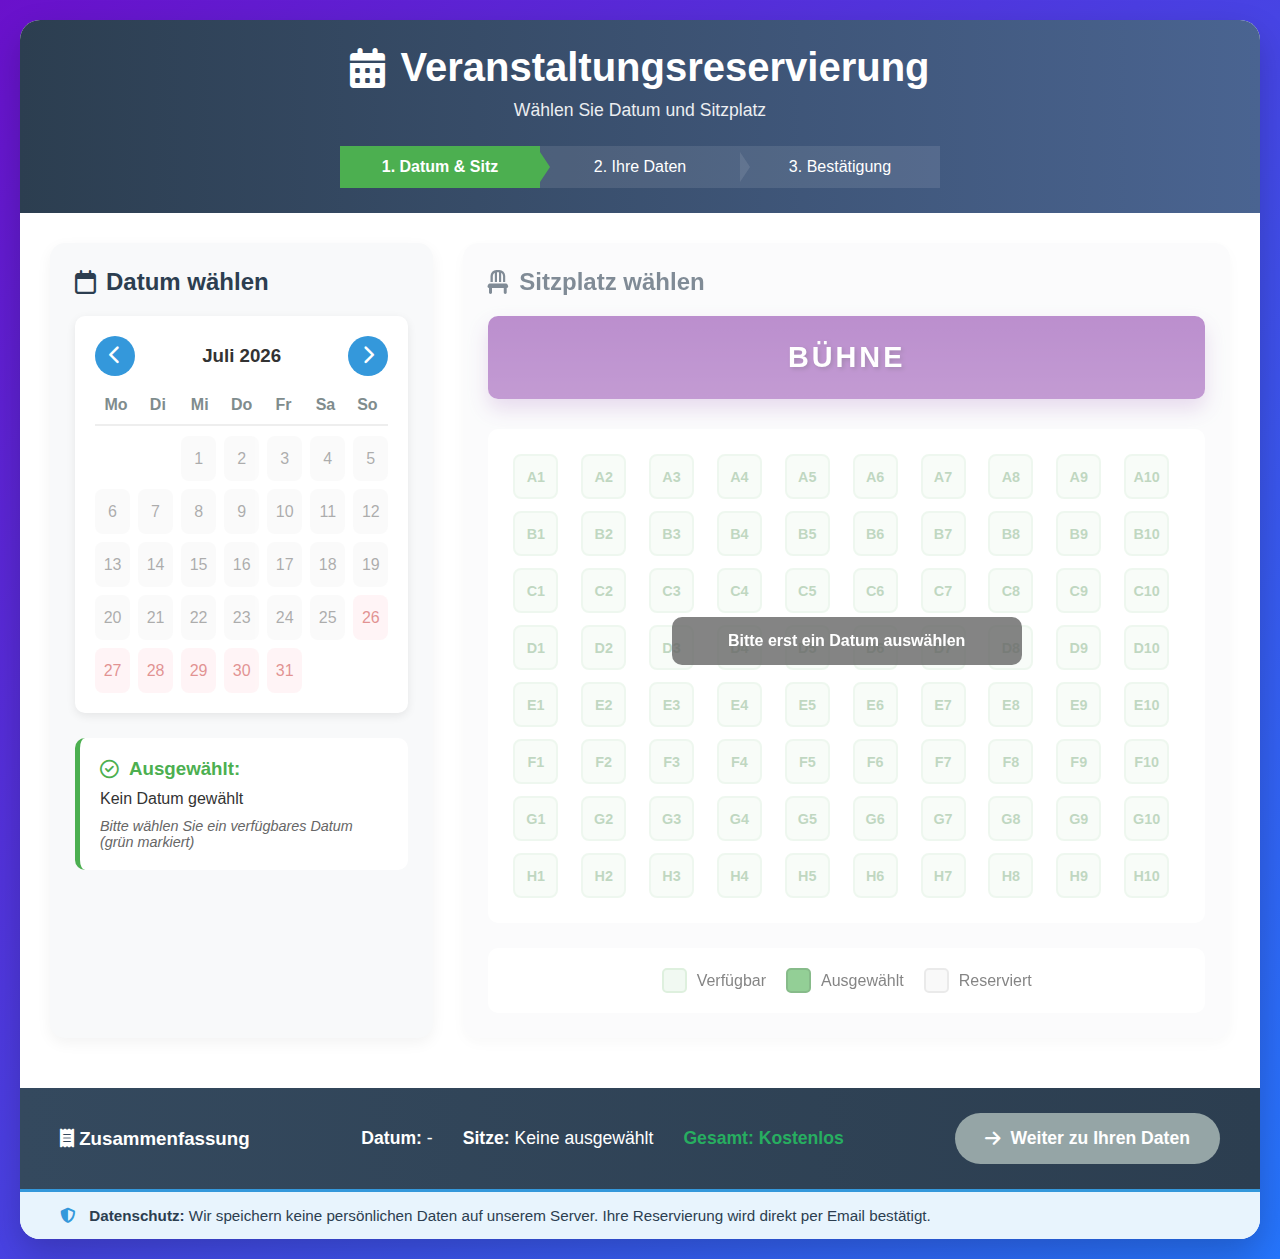
<file: index.html>
<!DOCTYPE html>
<html lang="de">
<head>
    <meta charset="UTF-8">
    <meta name="viewport" content="width=device-width, initial-scale=1.0">
    <title>Reservierung - Datum & Sitzplatz</title>
    <link rel="stylesheet" href="style.css">
    <link rel="stylesheet" href="https://cdnjs.cloudflare.com/ajax/libs/font-awesome/6.4.0/css/all.min.css">
</head>
<body>
    <div class="container">
        <header>
            <h1><i class="fas fa-calendar-alt"></i> Veranstaltungsreservierung</h1>
            <p class="subtitle" id="welcomeText">Wählen Sie Datum und Sitzplatz</p>
            <div class="progress">
                <div class="step active">1. Datum & Sitz</div>
                <div class="step">2. Ihre Daten</div>
                <div class="step">3. Bestätigung</div>
            </div>
        </header>

        <main class="main-grid">
            <section class="calendar-section">
                <h2><i class="far fa-calendar"></i> Datum wählen</h2>
                <div class="calendar">
                    <div class="calendar-header">
                        <button id="prevMonth"><i class="fas fa-chevron-left"></i></button>
                        <h3 id="currentMonth">Juli 2024</h3>
                        <button id="nextMonth"><i class="fas fa-chevron-right"></i></button>
                    </div>
                    
                    <div class="weekdays">
                        <div>Mo</div><div>Di</div><div>Mi</div><div>Do</div><div>Fr</div><div>Sa</div><div>So</div>
                    </div>
                    
                    <div class="days" id="calendarDays"></div>
                </div>
                
                <div class="selected-info">
                    <h3><i class="far fa-check-circle"></i> Ausgewählt:</h3>
                    <p id="selectedDate">Kein Datum gewählt</p>
                    <p class="hint">Bitte wählen Sie ein verfügbares Datum (grün markiert)</p>
                </div>
            </section>

            <section class="seats-section disabled">
                <h2><i class="fas fa-chair"></i> Sitzplatz wählen</h2>
                
                <div class="stage">
                    <div class="stage-content" id="stageName">BÜHNE</div>
                </div>
                
                <div class="seats-container">
                    <div class="seats-grid" id="seatsGrid"></div>
                </div>
                
                <div class="legend" id="legend"></div>
            </section>
        </main>

        <footer class="summary">
            <div class="summary-content">
                <h3><i class="fas fa-receipt"></i> Zusammenfassung</h3>
                <div class="summary-details">
                    <p><strong>Datum:</strong> <span id="summaryDate">-</span></p>
                    <p><strong>Sitze:</strong> <span id="summarySeats">Keine ausgewählt</span></p>
                    <p><strong>Gesamt:</strong> <span id="summaryTotal">Kostenlos</span></p>
                </div>
                
                <div class="navigation">
                    <button id="nextBtn" class="btn-primary" disabled>
                        <i class="fas fa-arrow-right"></i> Weiter zu Ihren Daten
                    </button>
                </div>
            </div>
        </footer>

        <div class="privacy-notice">
            <p><i class="fas fa-shield-alt"></i> <strong>Datenschutz:</strong> Wir speichern keine persönlichen Daten auf unserem Server. Ihre Reservierung wird direkt per Email bestätigt.</p>
        </div>
    </div>

    <script src="script.js"></script>
</body>
</html>
</file>
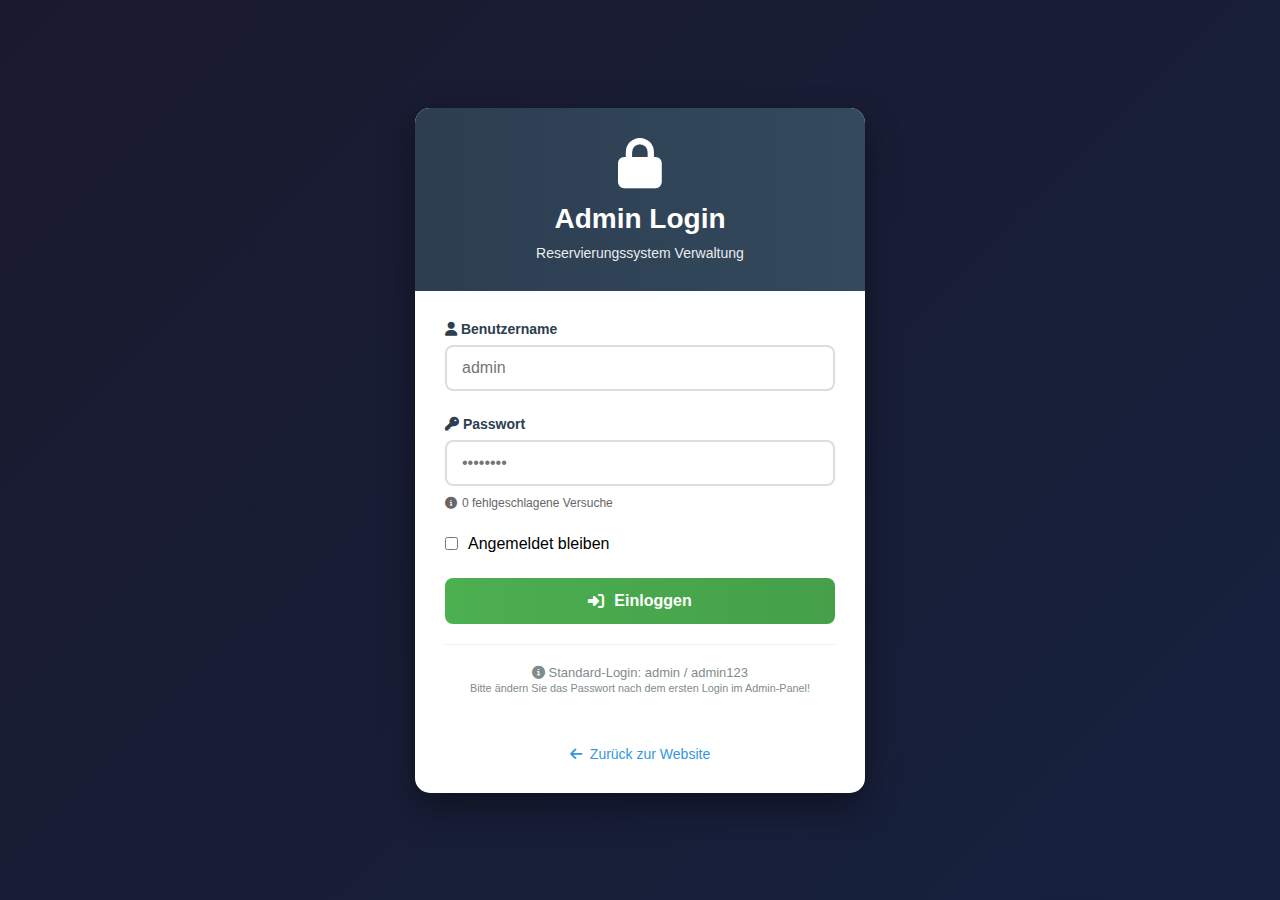
<file: admin-panel.html>
<!DOCTYPE html>
<html lang="de">
<head>
    <meta charset="UTF-8">
    <meta name="viewport" content="width=device-width, initial-scale=1.0">
    <title>Admin Panel - Reservierungssystem</title>
    <link rel="stylesheet" href="admin-style.css">
    <link rel="stylesheet" href="https://cdnjs.cloudflare.com/ajax/libs/font-awesome/6.4.0/css/all.min.css">
    <style>
        /* Kalender Styling */
        .calendar-picker {
            background: white;
            border-radius: 10px;
            padding: 20px;
            box-shadow: 0 3px 10px rgba(0,0,0,0.08);
            margin-bottom: 20px;
        }
        
        .calendar-header {
            display: flex;
            justify-content: space-between;
            align-items: center;
            margin-bottom: 15px;
        }
        
        .calendar-header button {
            background: #3498db;
            color: white;
            border: none;
            padding: 8px 12px;
            border-radius: 5px;
            cursor: pointer;
        }
        
        .calendar-days {
            display: grid;
            grid-template-columns: repeat(7, 1fr);
            gap: 5px;
            margin-bottom: 10px;
        }
        
        .calendar-day {
            text-align: center;
            font-weight: bold;
            color: #666;
            padding: 5px;
        }
        
        .calendar-dates {
            display: grid;
            grid-template-columns: repeat(7, 1fr);
            gap: 5px;
        }
        
        .calendar-date {
            height: 40px;
            display: flex;
            align-items: center;
            justify-content: center;
            border-radius: 5px;
            cursor: pointer;
            transition: all 0.2s;
            border: 1px solid transparent;
        }
        
        .calendar-date:hover {
            background: #f0f0f0;
        }
        
        .calendar-date.selected {
            background: #4CAF50;
            color: white;
            border-color: #388e3c;
        }
        
        .calendar-date.blocked {
            background: #e74c3c;
            color: white;
            border-color: #c0392b;
        }
        
        .calendar-date.disabled {
            background: #f5f5f5;
            color: #ccc;
            cursor: not-allowed;
        }
        
        .date-selection-actions {
            display: flex;
            gap: 10px;
            margin-top: 15px;
        }
        
        /* Gruppen-Show Vorschau */
        .group-preview {
            display: flex;
            flex-wrap: wrap;
            gap: 15px;
            justify-content: center;
            margin-top: 20px;
        }
        
        .group-item {
            width: 100px;
            height: 100px;
            background: #e8f5e9;
            border: 2px solid #c8e6c9;
            border-radius: 10px;
            display: flex;
            flex-direction: column;
            align-items: center;
            justify-content: center;
            position: relative;
        }
        
        .group-name {
            font-weight: bold;
            margin-bottom: 5px;
            color: #2e7d32;
        }
        
        .group-slots {
            display: flex;
            flex-wrap: wrap;
            gap: 5px;
            justify-content: center;
        }
        
        .group-slot {
            width: 20px;
            height: 20px;
            background: #c8e6c9;
            border-radius: 3px;
            font-size: 10px;
            display: flex;
            align-items: center;
            justify-content: center;
        }
        
        /* Toggle Switch für Show-Typ */
        .show-type-toggle {
            display: flex;
            border: 2px solid #e1e5e9;
            border-radius: 8px;
            overflow: hidden;
            margin-bottom: 20px;
        }
        
        .show-type-btn {
            flex: 1;
            padding: 12px;
            background: #f8f9fa;
            border: none;
            cursor: pointer;
            text-align: center;
            font-weight: 600;
            transition: all 0.3s;
        }
        
        .show-type-btn.active {
            background: #3498db;
            color: white;
        }
        
        /* Color Preview */
        .color-preview {
            display: flex;
            gap: 10px;
            margin-top: 15px;
        }
        
        .color-box {
            width: 50px;
            height: 50px;
            border-radius: 8px;
            border: 2px solid #ddd;
        }
        
        /* Login Settings */
        .login-settings {
            background: #f8f9fa;
            padding: 20px;
            border-radius: 10px;
            margin-top: 20px;
            border: 1px solid #e1e5e9;
        }
        
        .security-level {
            display: flex;
            align-items: center;
            gap: 10px;
            margin-top: 15px;
            padding: 10px;
            background: white;
            border-radius: 5px;
        }
        
        /* Export/Import */
        .data-actions {
            display: grid;
            grid-template-columns: 1fr 1fr;
            gap: 15px;
            margin-top: 20px;
        }
        
        @media (max-width: 768px) {
            .data-actions {
                grid-template-columns: 1fr;
            }
        }
        
        /* Chart */
        .chart-container {
            height: 300px;
            margin-top: 20px;
            background: white;
            border-radius: 10px;
            padding: 20px;
            position: relative;
        }
        
        /* Password Strength */
        .password-strength {
            height: 5px;
            background: #eee;
            border-radius: 3px;
            margin-top: 10px;
            overflow: hidden;
        }
        
        .password-strength-bar {
            height: 100%;
            width: 0%;
            transition: width 0.3s;
        }
        
        .password-strength.weak .password-strength-bar {
            width: 33%;
            background: #e74c3c;
        }
        
        .password-strength.medium .password-strength-bar {
            width: 66%;
            background: #f39c12;
        }
        
        .password-strength.strong .password-strength-bar {
            width: 100%;
            background: #27ae60;
        }
        
        /* Fix für Elemente die nicht existieren */
        #saveSystemBtn, #systemVersion, #browserInfo, #localStorageInfo, #lastUpdate {
            display: block !important;
        }
    </style>
</head>
<body>
    <div class="loading" id="loading">
        <i class="fas fa-spinner"></i>
        <p>Admin-Panel wird geladen...</p>
    </div>
    
    <div class="admin-container" id="adminContainer" style="display: none;">
        <!-- Navigation -->
        <nav class="admin-nav">
            <div class="nav-container">
                <div class="nav-header">
                    <i class="fas fa-cogs"></i>
                    <h1>Admin Panel <span class="subtitle">Reservierungssystem</span></h1>
                </div>
                <div class="nav-user">
                    <i class="fas fa-user-circle"></i>
                    <span id="adminUsername">Administrator</span>
                    <button class="logout-btn" id="logoutBtn">
                        <i class="fas fa-sign-out-alt"></i> Logout
                    </button>
                </div>
            </div>
        </nav>
        
        <div class="admin-main">
            <!-- Sidebar -->
            <aside class="admin-sidebar">
                <div class="sidebar-menu">
                    <button class="menu-item active" data-tab="dashboard">
                        <i class="fas fa-tachometer-alt"></i> Dashboard
                    </button>
                    <button class="menu-item" data-tab="general">
                        <i class="fas fa-cog"></i> Allgemein
                    </button>
                    <button class="menu-item" data-tab="dates">
                        <i class="fas fa-calendar-alt"></i> Termine
                    </button>
                    <button class="menu-item" data-tab="seats">
                        <i class="fas fa-chair"></i> Sitzplan
                    </button>
                    <button class="menu-item" data-tab="prices">
                        <i class="fas fa-euro-sign"></i> Preise
                    </button>
                    <button class="menu-item" data-tab="design">
                        <i class="fas fa-paint-brush"></i> Design
                    </button>
                    <button class="menu-item" data-tab="reservations">
                        <i class="fas fa-ticket-alt"></i> Reservierungen
                    </button>
                    <button class="menu-item" data-tab="system">
                        <i class="fas fa-server"></i> System
                    </button>
                </div>
                
                <div class="sidebar-footer">
                    <div class="system-info">
                        <p><i class="fas fa-database"></i> <span id="reservationCount">0</span> Reservierungen</p>
                        <p><i class="fas fa-calendar-check"></i> <span id="activeEvents">0</span> aktive Termine</p>
                    </div>
                    <button class="btn-secondary" id="saveAllBtn">
                        <i class="fas fa-save"></i> Alle Änderungen speichern
                    </button>
                </div>
            </aside>
            
            <!-- Hauptinhalt -->
            <main class="admin-content">
                <!-- Dashboard -->
                <div class="tab-content active" id="dashboard">
                    <div class="tab-header">
                        <h2><i class="fas fa-tachometer-alt"></i> Dashboard</h2>
                        <p>Übersicht und Statistiken</p>
                    </div>
                    
                    <div class="dashboard-grid">
                        <div class="stat-card">
                            <h4><i class="fas fa-ticket-alt"></i> Gesamte Reservierungen</h4>
                            <div class="stat-number" id="totalReservations">0</div>
                        </div>
                        <div class="stat-card">
                            <h4><i class="fas fa-users"></i> Heute gebucht</h4>
                            <div class="stat-number" id="todayReservations">0</div>
                        </div>
                        <div class="stat-card">
                            <h4><i class="fas fa-chair"></i> Belegte Sitze</h4>
                            <div class="stat-number" id="occupiedSeats">0</div>
                        </div>
                        <div class="stat-card">
                            <h4><i class="fas fa-calendar"></i> Verfügbare Termine</h4>
                            <div class="stat-number" id="availableDates">0</div>
                        </div>
                        <div class="stat-card">
                            <h4><i class="fas fa-euro-sign"></i> Umsatz</h4>
                            <div class="stat-number" id="totalRevenue">€0</div>
                        </div>
                        <div class="stat-card">
                            <h4><i class="fas fa-user-clock"></i> Aktive Benutzer</h4>
                            <div class="stat-number" id="activeUsers">0</div>
                        </div>
                    </div>
                    
                    <div class="recent-reservations">
                        <h3><i class="fas fa-history"></i> Letzte Reservierungen</h3>
                        <div class="reservations-list">
                            <table class="reservations-table">
                                <thead>
                                    <tr>
                                        <th>Datum</th>
                                        <th>Name</th>
                                        <th>Sitze/Gruppen</th>
                                        <th>Betrag</th>
                                        <th>Status</th>
                                        <th>Aktionen</th>
                                    </tr>
                                </thead>
                                <tbody id="recentReservationsTable">
                                    <!-- Wird via JS gefüllt -->
                                </tbody>
                            </table>
                        </div>
                    </div>
                </div>
                
                <!-- Allgemeine Einstellungen -->
                <div class="tab-content" id="general">
                    <div class="tab-header">
                        <h2><i class="fas fa-cog"></i> Allgemeine Einstellungen</h2>
                        <p>Grundeinstellungen des Systems</p>
                    </div>
                    
                    <div class="settings-grid">
                        <div class="setting-card">
                            <h3><i class="fas fa-info-circle"></i> Veranstaltungsdetails</h3>
                            <div class="form-group">
                                <label for="eventName">Veranstaltungsname</label>
                                <input type="text" id="eventName" class="form-control" placeholder="Meine Veranstaltung">
                            </div>
                            <div class="form-group">
                                <label for="eventLocation">Veranstaltungsort</label>
                                <input type="text" id="eventLocation" class="form-control" placeholder="Stadthalle">
                            </div>
                            <div class="form-group">
                                <label for="eventTime">Beginn (Uhrzeit)</label>
                                <input type="time" id="eventTime" class="form-control" value="19:00">
                            </div>
                            <div class="form-group">
                                <label for="doorsOpen">Einlass (Uhrzeit)</label>
                                <input type="time" id="doorsOpen" class="form-control" value="18:00">
                            </div>
                        </div>
                        
                        <div class="setting-card">
                            <h3><i class="fas fa-power-off"></i> Systemstatus</h3>
                            <div class="form-group">
                                <label class="switch-label">
                                    <span class="switch">
                                        <input type="checkbox" id="systemActive" checked>
                                        <span class="slider"></span>
                                    </span>
                                    System aktiv
                                </label>
                                <p class="setting-hint">Wenn deaktiviert, sind keine Buchungen möglich</p>
                            </div>
                            
                            <div class="form-group">
                                <label for="maxDailyReservations">Max. Reservierungen pro Tag</label>
                                <input type="number" id="maxDailyReservations" class="form-control" min="1" max="1000" value="50">
                            </div>
                            
                            <div class="form-group">
                                <label for="maxReservationsPerUser">Max. Reservierungen pro Benutzer</label>
                                <input type="number" id="maxReservationsPerUser" class="form-control" min="1" max="100" value="3">
                            </div>
                        </div>
                        
                        <div class="setting-card wide">
                            <h3><i class="fas fa-language"></i> Sprache & Region</h3>
                            <div class="form-group">
                                <label for="language">Sprache</label>
                                <select id="language" class="form-control">
                                    <option value="de" selected>Deutsch</option>
                                    <option value="en">Englisch</option>
                                    <option value="fr">Französisch</option>
                                </select>
                            </div>
                            <div class="form-group">
                                <label for="timezone">Zeitzone</label>
                                <select id="timezone" class="form-control">
                                    <option value="Europe/Berlin" selected>Berlin (GMT+1)</option>
                                    <option value="Europe/London">London (GMT+0)</option>
                                    <option value="America/New_York">New York (GMT-5)</option>
                                </select>
                            </div>
                            <div class="form-group">
                                <label for="dateFormat">Datumsformat</label>
                                <select id="dateFormat" class="form-control">
                                    <option value="de-DE" selected>TT.MM.JJJJ</option>
                                    <option value="en-US">MM/DD/YYYY</option>
                                    <option value="en-GB">DD/MM/YYYY</option>
                                </select>
                            </div>
                        </div>
                    </div>
                    
                    <button class="btn-action" id="saveGeneralBtn">
                        <i class="fas fa-save"></i> Allgemeine Einstellungen speichern
                    </button>
                </div>
                
                <!-- Termine -->
                <div class="tab-content" id="dates">
                    <div class="tab-header">
                        <h2><i class="fas fa-calendar-alt"></i> Termine</h2>
                        <p>Verfügbare Termine und Blockierungen einstellen</p>
                    </div>
                    
                    <div class="settings-grid">
                        <div class="setting-card wide">
                            <h3><i class="fas fa-calendar-check"></i> Verfügbare Termine auswählen</h3>
                            <div class="calendar-picker">
                                <div class="calendar-header">
                                    <button id="calendarPrevMonth"><i class="fas fa-chevron-left"></i></button>
                                    <h4 id="calendarMonth">Juli 2024</h4>
                                    <button id="calendarNextMonth"><i class="fas fa-chevron-right"></i></button>
                                </div>
                                
                                <div class="calendar-days">
                                    <div class="calendar-day">Mo</div>
                                    <div class="calendar-day">Di</div>
                                    <div class="calendar-day">Mi</div>
                                    <div class="calendar-day">Do</div>
                                    <div class="calendar-day">Fr</div>
                                    <div class="calendar-day">Sa</div>
                                    <div class="calendar-day">So</div>
                                </div>
                                
                                <div class="calendar-dates" id="calendarDates">
                                    <!-- Kalender wird via JS gefüllt -->
                                </div>
                                
                                <div class="date-selection-actions">
                                    <button class="btn-small" id="selectAllDates">
                                        <i class="fas fa-check-square"></i> Alle auswählen
                                    </button>
                                    <button class="btn-small" id="clearDateSelection">
                                        <i class="fas fa-times-circle"></i> Auswahl löschen
                                    </button>
                                    <button class="btn-small" id="blockSelectedDates">
                                        <i class="fas fa-ban"></i> Ausgewählte blockieren
                                    </button>
                                </div>
                            </div>
                            
                            <div class="form-group">
                                <label>Ausgewählte Termine:</label>
                                <div class="selected-dates-list" id="selectedDatesList">
                                    <!-- Ausgewählte Termine werden hier angezeigt -->
                                </div>
                            </div>
                        </div>
                        
                        <div class="setting-card">
                            <h3><i class="fas fa-calendar-week"></i> Wochentage</h3>
                            <div class="weekday-selector">
                                <label>
                                    <input type="checkbox" class="weekday-checkbox" value="1"> Montag
                                </label>
                                <label>
                                    <input type="checkbox" class="weekday-checkbox" value="2"> Dienstag
                                </label>
                                <label>
                                    <input type="checkbox" class="weekday-checkbox" value="3"> Mittwoch
                                </label>
                                <label>
                                    <input type="checkbox" class="weekday-checkbox" value="4"> Donnerstag
                                </label>
                                <label>
                                    <input type="checkbox" class="weekday-checkbox" value="5"> Freitag
                                </label>
                                <label>
                                    <input type="checkbox" class="weekday-checkbox" value="6"> Samstag
                                </label>
                                <label>
                                    <input type="checkbox" class="weekday-checkbox" value="0"> Sonntag
                                </label>
                            </div>
                            <p class="setting-hint">Nur an ausgewählten Wochentagen sind Termine verfügbar</p>
                        </div>
                        
                        <div class="setting-card">
                            <h3><i class="fas fa-clock"></i> Zeitfenster</h3>
                            <div class="form-group">
                                <label for="bookingStart">Buchungsbeginn</label>
                                <input type="date" id="bookingStart" class="form-control">
                            </div>
                            <div class="form-group">
                                <label for="bookingEnd">Buchungsende</label>
                                <input type="date" id="bookingEnd" class="form-control">
                            </div>
                            <div class="form-group">
                                <label for="maxAdvanceDays">Max. Vorausbuchung (Tage)</label>
                                <input type="number" id="maxAdvanceDays" class="form-control" min="1" max="365" value="60">
                            </div>
                        </div>
                        
                        <div class="setting-card wide">
                            <h3><i class="fas fa-ban"></i> Blockierte Termine</h3>
                            <div class="form-group">
                                <label for="blockDateInput">Einzelnes Datum blockieren</label>
                                <div style="display: flex; gap: 10px;">
                                    <input type="date" id="blockDateInput" class="form-control">
                                    <button type="button" class="btn-small" id="addBlockedDateBtn">
                                        <i class="fas fa-plus"></i> Blockieren
                                    </button>
                                </div>
                            </div>
                            <div class="blocked-dates-list">
                                <h4>Blockierte Termine:</h4>
                                <ul id="blockedDatesList">
                                    <!-- Blockierte Termine werden hier angezeigt -->
                                </ul>
                            </div>
                        </div>
                    </div>
                    
                    <button class="btn-action" id="saveDatesBtn">
                        <i class="fas fa-save"></i> Termin-Einstellungen speichern
                    </button>
                </div>
                
                <!-- Sitzplan -->
                <div class="tab-content" id="seats">
                    <div class="tab-header">
                        <h2><i class="fas fa-chair"></i> Sitzplan</h2>
                        <p>Sitzplan-Typ und Layout einstellen</p>
                    </div>
                    
                    <div class="settings-grid">
                        <div class="setting-card">
                            <h3><i class="fas fa-cogs"></i> Sitzplan-Typ</h3>
                            <div class="show-type-toggle">
                                <button type="button" class="show-type-btn active" data-show-type="stage">
                                    <i class="fas fa-theater-masks"></i> Bühnen-Show
                                </button>
                                <button type="button" class="show-type-btn" data-show-type="group">
                                    <i class="fas fa-users"></i> Gruppen-Show
                                </button>
                            </div>
                            <p class="setting-hint">Wählen Sie den Typ der Veranstaltung</p>
                        </div>
                        
                        <!-- Bühnen-Show Einstellungen -->
                        <div class="setting-card" id="stageSettings">
                            <h3><i class="fas fa-theater-masks"></i> Bühnen-Show Einstellungen</h3>
                            <div class="form-group">
                                <label for="seatRows">Anzahl Reihen</label>
                                <input type="number" id="seatRows" class="form-control" min="1" max="20" value="8">
                            </div>
                            <div class="form-group">
                                <label for="seatsPerRow">Sitze pro Reihe</label>
                                <input type="number" id="seatsPerRow" class="form-control" min="1" max="30" value="10">
                            </div>
                            <div class="form-group">
                                <label for="stageName">Bühnenname</label>
                                <input type="text" id="stageName" class="form-control" value="BÜHNE">
                            </div>
                            <div class="form-group">
                                <label for="aislePosition">Gang-Position</label>
                                <select id="aislePosition" class="form-control">
                                    <option value="none">Kein Gang</option>
                                    <option value="middle" selected>Mittig</option>
                                    <option value="left">Links</option>
                                    <option value="right">Rechts</option>
                                </select>
                            </div>
                        </div>
                        
                        <!-- Gruppen-Show Einstellungen -->
                        <div class="setting-card" id="groupSettings" style="display: none;">
                            <h3><i class="fas fa-users"></i> Gruppen-Show Einstellungen</h3>
                            <div class="form-group">
                                <label for="groupCount">Anzahl Gruppen</label>
                                <input type="number" id="groupCount" class="form-control" min="1" max="50" value="10">
                            </div>
                            <div class="form-group">
                                <label for="slotsPerGroup">Slots pro Gruppe</label>
                                <input type="number" id="slotsPerGroup" class="form-control" min="1" max="20" value="6">
                            </div>
                            <div class="form-group">
                                <label for="groupName">Gruppenname</label>
                                <input type="text" id="groupName" class="form-control" value="Tisch">
                            </div>
                            <div class="form-group">
                                <label for="groupLayout">Gruppen-Layout</label>
                                <select id="groupLayout" class="form-control">
                                    <option value="grid">Gitter</option>
                                    <option value="circle">Kreisförmig</option>
                                    <option value="rows">Reihen</option>
                                </select>
                            </div>
                        </div>
                        
                        <div class="setting-card">
                            <h3><i class="fas fa-ticket-alt"></i> Buchungslimits</h3>
                            <div class="form-group">
                                <label for="maxSeatsPerBooking">Max. Sitze/Gruppen pro Buchung</label>
                                <input type="number" id="maxSeatsPerBooking" class="form-control" min="1" max="50" value="8">
                            </div>
                            <div class="form-group">
                                <label for="minSeatsPerBooking">Min. Sitze/Gruppen pro Buchung</label>
                                <input type="number" id="minSeatsPerBooking" class="form-control" min="1" max="10" value="1">
                            </div>
                            <div class="form-group">
                                <label for="seatSelectionMode">Auswahlmodus</label>
                                <select id="seatSelectionMode" class="form-control">
                                    <option value="single">Einzelne Sitze</option>
                                    <option value="multiple" selected>Mehrere Sitze</option>
                                    <option value="row">Ganze Reihen</option>
                                </select>
                            </div>
                        </div>
                        
                        <div class="setting-card wide">
                            <h3><i class="fas fa-eye"></i> Vorschau</h3>
                            <div class="seat-preview">
                                <div class="preview-stage" id="previewStage">BÜHNE</div>
                                <div class="preview-grid" id="seatPreviewGrid">
                                    <!-- Vorschau wird via JS gefüllt -->
                                </div>
                                <div class="group-preview" id="groupPreview" style="display: none;">
                                    <!-- Gruppen-Vorschau wird via JS gefüllt -->
                                </div>
                            </div>
                        </div>
                    </div>
                    
                    <button class="btn-action" id="saveSeatsBtn">
                        <i class="fas fa-save"></i> Sitzplan-Einstellungen speichern
                    </button>
                </div>
                
                <!-- Preise -->
                <div class="tab-content" id="prices">
                    <div class="tab-header">
                        <h2><i class="fas fa-euro-sign"></i> Preise</h2>
                        <p>Preise für verschiedene Kategorien</p>
                    </div>
                    
                    <div class="settings-grid">
                        <div class="setting-card">
                            <h3><i class="fas fa-tag"></i> Allgemein</h3>
                            <div class="form-group">
                                <label class="switch-label">
                                    <span class="switch">
                                        <input type="checkbox" id="freeEvent" checked>
                                        <span class="slider"></span>
                                    </span>
                                    Kostenlose Veranstaltung
                                </label>
                                <p class="setting-hint">Wenn aktiviert, sind alle Sitze kostenlos</p>
                            </div>
                            
                            <div class="form-group">
                                <label for="currency">Währung</label>
                                <select id="currency" class="form-control">
                                    <option value="EUR" selected>Euro (€)</option>
                                    <option value="USD">US Dollar ($)</option>
                                    <option value="CHF">Schweizer Franken (CHF)</option>
                                </select>
                            </div>
                            
                            <div class="form-group">
                                <label for="taxRate">Steuersatz (%)</label>
                                <input type="number" id="taxRate" class="form-control" min="0" max="50" step="0.1" value="19">
                            </div>
                        </div>
                        
                        <!-- Preise für Bühnen-Show -->
                        <div class="setting-card" id="stagePrices">
                            <h3><i class="fas fa-theater-masks"></i> Preise Bühnen-Show</h3>
                            <div class="form-group">
                                <label for="seatPrice">Standard Sitz (€)</label>
                                <input type="number" id="seatPrice" class="form-control" min="0" step="0.5" value="10" disabled>
                            </div>
                            <div class="form-group">
                                <label for="vipPrice">VIP Sitz (€)</label>
                                <input type="number" id="vipPrice" class="form-control" min="0" step="0.5" value="15" disabled>
                            </div>
                            <div class="form-group">
                                <label for="vipRows">VIP Reihen</label>
                                <input type="number" id="vipRows" class="form-control" min="0" max="10" value="2">
                                <p class="setting-hint">Anzahl der Reihen mit VIP-Preisen (ab Bühne)</p>
                            </div>
                        </div>
                        
                        <!-- Preise für Gruppen-Show -->
                        <div class="setting-card" id="groupPrices" style="display: none;">
                            <h3><i class="fas fa-users"></i> Preise Gruppen-Show</h3>
                            <div class="form-group">
                                <label for="groupPrice">Preis pro Gruppe (€)</label>
                                <input type="number" id="groupPrice" class="form-control" min="0" step="0.5" value="50" disabled>
                            </div>
                            <div class="form-group">
                                <label for="slotPrice">Preis pro Slot (€)</label>
                                <input type="number" id="slotPrice" class="form-control" min="0" step="0.5" value="8" disabled>
                            </div>
                            <div class="form-group">
                                <label for="discountGroups">Rabatt ab Gruppen</label>
                                <input type="number" id="discountGroups" class="form-control" min="0" max="20" value="5">
                                <p class="setting-hint">Anzahl Gruppen für Mengenrabatt</p>
                            </div>
                        </div>
                        
                        <div class="setting-card">
                            <h3><i class="fas fa-credit-card"></i> Zahlungsmethoden</h3>
                            <div class="form-group">
                                <label class="switch-label">
                                    <span class="switch">
                                        <input type="checkbox" id="paymentCash" checked>
                                        <span class="slider"></span>
                                    </span>
                                    Barzahlung vor Ort
                                </label>
                            </div>
                            <div class="form-group">
                                <label class="switch-label">
                                    <span class="switch">
                                        <input type="checkbox" id="paymentCard" checked>
                                        <span class="slider"></span>
                                    </span>
                                    Kartenzahlung vor Ort
                                </label>
                            </div>
                            <div class="form-group">
                                <label class="switch-label">
                                    <span class="switch">
                                        <input type="checkbox" id="paymentOnline">
                                        <span class="slider"></span>
                                    </span>
                                    Online-Zahlung
                                </label>
                            </div>
                            <div class="form-group">
                                <label class="switch-label">
                                    <span class="switch">
                                        <input type="checkbox" id="invoiceRequired">
                                        <span class="slider"></span>
                                    </span>
                                    Rechnung erforderlich
                                </label>
                            </div>
                        </div>
                        
                        <div class="setting-card wide">
                            <h3><i class="fas fa-percent"></i> Rabatte & Sonderaktionen</h3>
                            <div class="form-group">
                                <label for="earlyBirdDiscount">Frühbucher-Rabatt (%)</label>
                                <input type="number" id="earlyBirdDiscount" class="form-control" min="0" max="100" value="10">
                                <p class="setting-hint">Rabatt bei Buchung mehr als 30 Tage vorher</p>
                            </div>
                            <div class="form-group">
                                <label for="groupDiscount">Gruppenrabatt (%)</label>
                                <input type="number" id="groupDiscount" class="form-control" min="0" max="100" value="15">
                                <p class="setting-hint">Rabatt ab 8 Personen/Gruppen</p>
                            </div>
                        </div>
                    </div>
                    
                    <button class="btn-action" id="savePricesBtn">
                        <i class="fas fa-save"></i> Preis-Einstellungen speichern
                    </button>
                </div>
                
                <!-- Design -->
                <div class="tab-content" id="design">
                    <div class="tab-header">
                        <h2><i class="fas fa-paint-brush"></i> Design</h2>
                        <p>Erscheinungsbild der Website</p>
                    </div>
                    
                    <div class="settings-grid">
                        <div class="setting-card">
                            <h3><i class="fas fa-palette"></i> Farben</h3>
                            <div class="form-group">
                                <label for="primaryColor">Primärfarbe</label>
                                <input type="color" id="primaryColor" class="form-control color-picker" value="#4CAF50">
                            </div>
                            <div class="form-group">
                                <label for="secondaryColor">Sekundärfarbe</label>
                                <input type="color" id="secondaryColor" class="form-control color-picker" value="#3498db">
                            </div>
                            <div class="form-group">
                                <label for="backgroundColor">Hintergrundfarbe</label>
                                <input type="color" id="backgroundColor" class="form-control color-picker" value="#f8f9fa">
                            </div>
                            
                            <div class="color-preview">
                                <div class="color-box" style="background: #4CAF50;"></div>
                                <div class="color-box" style="background: #3498db;"></div>
                                <div class="color-box" style="background: #f8f9fa; border: 1px solid #ccc;"></div>
                            </div>
                        </div>
                        
                        <div class="setting-card">
                            <h3><i class="fas fa-font"></i> Typografie</h3>
                            <div class="form-group">
                                <label for="fontFamily">Schriftart</label>
                                <select id="fontFamily" class="form-control">
                                    <option value="'Segoe UI', Tahoma, Geneva, Verdana, sans-serif" selected>Segoe UI</option>
                                    <option value="Arial, sans-serif">Arial</option>
                                    <option value="'Helvetica Neue', sans-serif">Helvetica</option>
                                    <option value="'Roboto', sans-serif">Roboto</option>
                                </select>
                            </div>
                            <div class="form-group">
                                <label for="fontSize">Schriftgröße Basis</label>
                                <input type="number" id="fontSize" class="form-control" min="12" max="24" value="16">
                                <p class="setting-hint">in Pixeln</p>
                            </div>
                        </div>
                        
                        <div class="setting-card wide">
                            <h3><i class="fas fa-file-alt"></i> Texte & Inhalte</h3>
                            <div class="form-group">
                                <label for="welcomeText">Willkommenstext</label>
                                <textarea id="welcomeText" class="form-control" rows="3" placeholder="Willkommen zu unserer Veranstaltung!"></textarea>
                            </div>
                            <div class="form-group">
                                <label for="confirmationText">Bestätigungstext</label>
                                <textarea id="confirmationText" class="form-control" rows="3" placeholder="Vielen Dank für Ihre Reservierung!"></textarea>
                            </div>
                            <div class="form-group">
                                <label for="agbText">AGB Text</label>
                                <textarea id="agbText" class="form-control" rows="5" placeholder="Allgemeine Geschäftsbedingungen..."></textarea>
                            </div>
                            <div class="form-group">
                                <label for="privacyText">Datenschutzerklärung</label>
                                <textarea id="privacyText" class="form-control" rows="5" placeholder="Datenschutzerklärung..."></textarea>
                            </div>
                        </div>
                        
                        <div class="setting-card">
                            <h3><i class="fas fa-image"></i> Bilder & Logos</h3>
                            <div class="form-group">
                                <label for="logoUrl">Logo URL</label>
                                <input type="text" id="logoUrl" class="form-control" placeholder="https://beispiel.de/logo.png">
                            </div>
                            <div class="form-group">
                                <label for="faviconUrl">Favicon URL</label>
                                <input type="text" id="faviconUrl" class="form-control" placeholder="https://beispiel.de/favicon.ico">
                            </div>
                            <div class="form-group">
                                <label for="backgroundImage">Hintergrundbild URL</label>
                                <input type="text" id="backgroundImage" class="form-control" placeholder="https://beispiel.de/hintergrund.jpg">
                            </div>
                        </div>
                    </div>
                    
                    <button class="btn-action" id="saveDesignBtn">
                        <i class="fas fa-save"></i> Design-Einstellungen speichern
                    </button>
                </div>
                
                <!-- Reservierungen -->
                <div class="tab-content" id="reservations">
                    <div class="tab-header">
                        <h2><i class="fas fa-ticket-alt"></i> Reservierungen</h2>
                        <p>Verwaltung aller Buchungen</p>
                    </div>
                    
                    <div class="reservations-controls">
                        <div class="search-box">
                            <i class="fas fa-search"></i>
                            <input type="text" id="searchReservations" placeholder="Nach Name, Email oder Nummer suchen...">
                        </div>
                        
                        <div class="filter-controls">
                            <select id="filterStatus" class="form-control">
                                <option value="all">Alle Status</option>
                                <option value="confirmed">Bestätigt</option>
                                <option value="pending">Ausstehend</option>
                                <option value="cancelled">Storniert</option>
                            </select>
                            
                            <input type="date" id="filterDate" class="form-control">
                            
                            <button class="btn-small" id="exportReservationsBtn">
                                <i class="fas fa-download"></i> Export
                            </button>
                        </div>
                    </div>
                    
                    <div class="reservations-list">
                        <table class="reservations-table">
                            <thead>
                                <tr>
                                    <th>Nummer</th>
                                    <th>Datum</th>
                                    <th>Name</th>
                                    <th>Email</th>
                                    <th>Sitze/Gruppen</th>
                                    <th>Betrag</th>
                                    <th>Status</th>
                                    <th>Buchungszeit</th>
                                    <th>Aktionen</th>
                                </tr>
                            </thead>
                            <tbody id="reservationsTable">
                                <!-- Wird via JS gefüllt -->
                            </tbody>
                        </table>
                    </div>
                    
                    <div class="reservation-stats">
                        <div class="stat-card">
                            <h4><i class="fas fa-check-circle"></i> Bestätigte</h4>
                            <div class="stat-number" id="confirmedCount">0</div>
                        </div>
                        <div class="stat-card">
                            <h4><i class="fas fa-clock"></i> Ausstehende</h4>
                            <div class="stat-number" id="pendingCount">0</div>
                        </div>
                        <div class="stat-card">
                            <h4><i class="fas fa-times-circle"></i> Stornierte</h4>
                            <div class="stat-number" id="cancelledCount">0</div>
                        </div>
                        <div class="stat-card">
                            <h4><i class="fas fa-euro-sign"></i> Gesamtumsatz</h4>
                            <div class="stat-number" id="totalRevenueReservations">€0</div>
                        </div>
                    </div>
                    
                    <div class="data-actions">
                        <button class="btn-action" id="exportAllBtn">
                            <i class="fas fa-file-export"></i> Alle Reservierungen exportieren (JSON)
                        </button>
                        <button class="btn-action danger" id="deleteAllReservationsBtn">
                            <i class="fas fa-trash"></i> Alle Reservierungen löschen
                        </button>
                    </div>
                </div>
                
                <!-- System -->
                <div class="tab-content" id="system">
                    <div class="tab-header">
                        <h2><i class="fas fa-server"></i> System</h2>
                        <p>Systemeinstellungen und Wartung</p>
                    </div>
                    
                    <div class="settings-grid">
                        <div class="setting-card">
                            <h3><i class="fas fa-envelope"></i> Email-Einstellungen</h3>
                            <div class="form-group">
                                <label for="emailSender">Absender Name</label>
                                <input type="text" id="emailSender" class="form-control" value="Reservierungssystem">
                            </div>
                            <div class="form-group">
                                <label for="emailFrom">Absender Email</label>
                                <input type="email" id="emailFrom" class="form-control" placeholder="noreply@beispiel.de">
                            </div>
                            <div class="form-group">
                                <label for="smtpHost">SMTP Host</label>
                                <input type="text" id="smtpHost" class="form-control" placeholder="smtp.beispiel.de">
                            </div>
                            <div class="form-group">
                                <label for="smtpPort">SMTP Port</label>
                                <input type="number" id="smtpPort" class="form-control" value="587">
                            </div>
                        </div>
                        
                        <div class="setting-card">
                            <h3><i class="fas fa-chart-line"></i> Analytics</h3>
                            <div class="form-group">
                                <label class="switch-label">
                                    <span class="switch">
                                        <input type="checkbox" id="analyticsEnabled">
                                        <span class="slider"></span>
                                    </span>
                                    Analytics aktivieren
                                </label>
                            </div>
                            <div class="form-group">
                                <label for="gaId">Google Analytics ID</label>
                                <input type="text" id="gaId" class="form-control" placeholder="UA-XXXXXXXXX-X" disabled>
                            </div>
                        </div>
                        
                        <div class="setting-card wide">
                            <h3><i class="fas fa-database"></i> Datenverwaltung</h3>
                            <div class="data-actions">
                                <button class="btn-action" id="backupDataBtn">
                                    <i class="fas fa-save"></i> Backup erstellen
                                </button>
                                <button class="btn-action" id="restoreDataBtn">
                                    <i class="fas fa-upload"></i> Backup wiederherstellen
                                </button>
                                <button class="btn-action" id="exportSettingsBtn">
                                    <i class="fas fa-file-export"></i> Einstellungen exportieren
                                </button>
                                <button class="btn-action" id="importSettingsBtn">
                                    <i class="fas fa-file-import"></i> Einstellungen importieren
                                </button>
                            </div>
                            
                            <div class="form-group" style="margin-top: 20px;">
                                <label for="autoBackup">Automatisches Backup (Tage)</label>
                                <input type="number" id="autoBackup" class="form-control" min="0" max="30" value="7">
                                <p class="setting-hint">0 = kein automatisches Backup</p>
                            </div>
                        </div>
                        
                        <div class="setting-card">
                            <h3><i class="fas fa-info-circle"></i> Systeminformationen</h3>
                            <div class="system-info-grid">
                                <div class="info-item">
                                    <span class="info-label">Version</span>
                                    <span class="info-value" id="systemVersion">1.0.0</span>
                                </div>
                                <div class="info-item">
                                    <span class="info-label">Browser</span>
                                    <span class="info-value" id="browserInfo">-</span>
                                </div>
                                <div class="info-item">
                                    <span class="info-label">LocalStorage</span>
                                    <span class="info-value" id="localStorageInfo">-</span>
                                </div>
                                <div class="info-item">
                                    <span class="info-label">Letztes Update</span>
                                    <span class="info-value" id="lastUpdate">-</span>
                                </div>
                            </div>
                        </div>
                        
                        <div class="setting-card">
                            <h3><i class="fas fa-redo"></i> Systemaktionen</h3>
                            <div class="form-group">
                                <button class="btn-action" id="clearCacheBtn">
                                    <i class="fas fa-broom"></i> Cache leeren
                                </button>
                            </div>
                            <div class="form-group">
                                <button class="btn-action" id="resetSettingsBtn">
                                    <i class="fas fa-undo"></i> Auf Standard zurücksetzen
                                </button>
                            </div>
                            <div class="form-group">
                                <button class="btn-action danger" id="resetAllBtn">
                                    <i class="fas fa-bomb"></i> Alles zurücksetzen
                                </button>
                            </div>
                        </div>
                    </div>
                    
                    <button class="btn-action" id="saveSystemBtn">
                        <i class="fas fa-save"></i> System-Einstellungen speichern
                    </button>
                </div>
            </main>
        </div>
    </div>
    
    <!-- Erfolgsmeldung -->
    <div class="success-message" id="successMessage">
        <i class="fas fa-check-circle"></i>
        <span>Einstellungen gespeichert!</span>
    </div>
    
    <!-- Bestätigungsdialog -->
    <div class="confirm-dialog" id="confirmDialog">
        <div class="dialog-content">
            <h3><i class="fas fa-exclamation-triangle"></i> Bestätigung</h3>
            <p id="dialogMessage">Sind Sie sicher?</p>
            <div class="dialog-actions">
                <button class="btn-secondary" id="dialogCancel">Abbrechen</button>
                <button class="btn-danger" id="dialogConfirm">Bestätigen</button>
            </div>
        </div>
    </div>
    
    <!-- File Input für Import -->
    <input type="file" id="fileInput" style="display: none;" accept=".json">
    
    <script src="admin-script.js"></script>
</body>
</html>
</file>
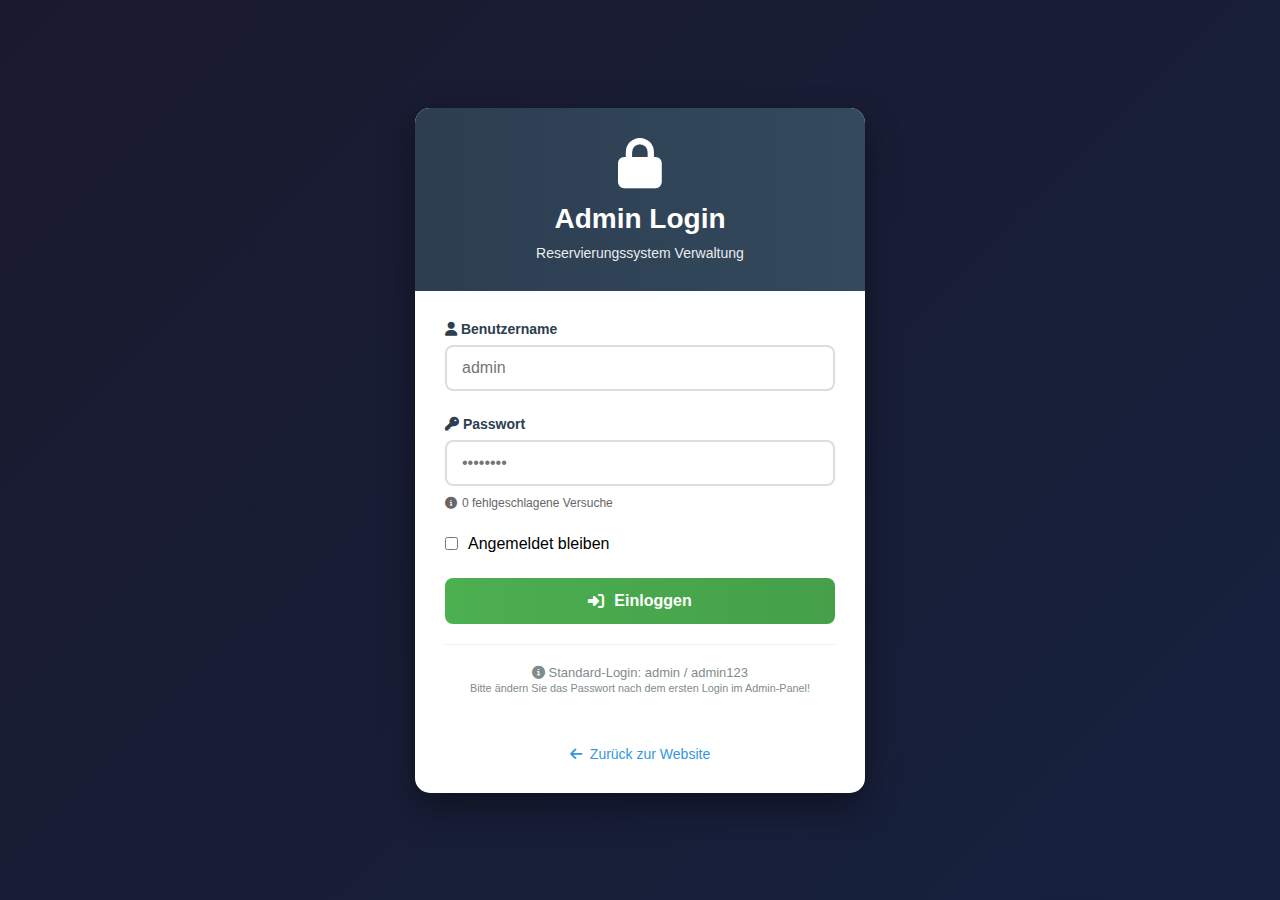
<file: admin.html>
<!DOCTYPE html>
<html lang="de">
<head>
    <meta charset="UTF-8">
    <meta name="viewport" content="width=device-width, initial-scale=1.0">
    <title>Admin Login - Reservierungssystem</title>
    <style>
        * {
            margin: 0;
            padding: 0;
            box-sizing: border-box;
            font-family: 'Segoe UI', Tahoma, Geneva, Verdana, sans-serif;
        }
        
        body {
            background: linear-gradient(135deg, #1a1a2e 0%, #16213e 100%);
            display: flex;
            justify-content: center;
            align-items: center;
            min-height: 100vh;
            padding: 20px;
        }
        
        .login-container {
            background: white;
            border-radius: 15px;
            box-shadow: 0 15px 35px rgba(0, 0, 0, 0.4);
            width: 100%;
            max-width: 450px;
            overflow: hidden;
            position: relative;
        }
        
        .security-badge {
            position: absolute;
            top: 10px;
            right: 10px;
            background: #4CAF50;
            color: white;
            padding: 5px 10px;
            border-radius: 20px;
            font-size: 0.8rem;
            display: flex;
            align-items: center;
            gap: 5px;
        }
        
        .login-header {
            background: linear-gradient(to right, #2c3e50, #34495e);
            color: white;
            padding: 30px;
            text-align: center;
            position: relative;
        }
        
        .login-header i {
            font-size: 50px;
            margin-bottom: 15px;
            display: block;
        }
        
        .login-header h1 {
            font-size: 28px;
            margin-bottom: 10px;
        }
        
        .login-header p {
            opacity: 0.9;
            font-size: 14px;
        }
        
        .login-form {
            padding: 30px;
        }
        
        .form-group {
            margin-bottom: 25px;
        }
        
        .form-group label {
            display: block;
            margin-bottom: 8px;
            color: #2c3e50;
            font-weight: 600;
            font-size: 14px;
        }
        
        .form-group input {
            width: 100%;
            padding: 12px 15px;
            border: 2px solid #ddd;
            border-radius: 8px;
            font-size: 16px;
            transition: all 0.3s;
        }
        
        .form-group input:focus {
            border-color: #3498db;
            outline: none;
            box-shadow: 0 0 0 3px rgba(52, 152, 219, 0.2);
        }
        
        .checkbox-group {
            display: flex;
            align-items: center;
            gap: 10px;
            margin-bottom: 25px;
        }
        
        .checkbox-group input {
            width: auto;
        }
        
        .login-btn {
            width: 100%;
            padding: 14px;
            background: linear-gradient(to right, #4CAF50, #45a049);
            color: white;
            border: none;
            border-radius: 8px;
            font-size: 16px;
            font-weight: 600;
            cursor: pointer;
            display: flex;
            align-items: center;
            justify-content: center;
            gap: 10px;
            transition: all 0.3s;
        }
        
        .login-btn:hover {
            background: linear-gradient(to right, #45a049, #3d8b40);
            transform: translateY(-2px);
            box-shadow: 0 5px 15px rgba(76, 175, 80, 0.4);
        }
        
        .login-btn:disabled {
            background: #95a5a6;
            cursor: not-allowed;
            transform: none;
            box-shadow: none;
        }
        
        .login-footer {
            margin-top: 20px;
            padding-top: 20px;
            border-top: 1px solid #eee;
            text-align: center;
            color: #7f8c8d;
            font-size: 13px;
        }
        
        .error-message {
            background: #fee;
            color: #c33;
            padding: 12px;
            border-radius: 8px;
            margin-top: 20px;
            display: none;
            align-items: center;
            gap: 10px;
            border: 1px solid #fcc;
        }
        
        .back-link {
            margin-top: 20px;
            text-align: center;
            padding: 0 30px 30px;
        }
        
        .back-link a {
            color: #3498db;
            text-decoration: none;
            font-size: 14px;
            display: inline-flex;
            align-items: center;
            gap: 8px;
        }
        
        .back-link a:hover {
            text-decoration: underline;
        }
        
        .loading {
            display: none;
            position: fixed;
            top: 0;
            left: 0;
            width: 100%;
            height: 100%;
            background: rgba(255, 255, 255, 0.95);
            z-index: 1000;
            justify-content: center;
            align-items: center;
            flex-direction: column;
            gap: 15px;
        }
        
        .loading i {
            font-size: 40px;
            color: #3498db;
            animation: spin 1s linear infinite;
        }
        
        @keyframes spin {
            0% { transform: rotate(0deg); }
            100% { transform: rotate(360deg); }
        }
        
        .login-success {
            background: #d4edda;
            color: #155724;
            padding: 12px;
            border-radius: 8px;
            margin-top: 20px;
            display: none;
            align-items: center;
            gap: 10px;
            border: 1px solid #c3e6cb;
        }
        
        .failed-attempts {
            margin-top: 10px;
            font-size: 12px;
            color: #666;
            display: flex;
            align-items: center;
            gap: 5px;
        }
        
        .failed-attempts.warning {
            color: #e74c3c;
        }
        
        @media (max-width: 480px) {
            .login-form {
                padding: 20px;
            }
            
            .login-header {
                padding: 20px;
            }
        }
    </style>
    <link rel="stylesheet" href="https://cdnjs.cloudflare.com/ajax/libs/font-awesome/6.4.0/css/all.min.css">
</head>
<body>
    <div class="loading" id="loading">
        <i class="fas fa-spinner"></i>
        <p>Login wird überprüft...</p>
    </div>
    
    <div class="login-container">
        <div class="security-badge">
            <i class="fas fa-shield-alt"></i> Sichere Verbindung
        </div>
        
        <div class="login-header">
            <i class="fas fa-lock"></i>
            <h1>Admin Login</h1>
            <p>Reservierungssystem Verwaltung</p>
        </div>
        
        <form id="loginForm" class="login-form">
            <div class="form-group">
                <label for="username"><i class="fas fa-user"></i> Benutzername</label>
                <input type="text" id="username" name="username" required 
                       placeholder="admin" autocomplete="username">
            </div>
            
            <div class="form-group">
                <label for="password"><i class="fas fa-key"></i> Passwort</label>
                <input type="password" id="password" name="password" required 
                       placeholder="••••••••" autocomplete="current-password">
                <div class="failed-attempts" id="failedAttempts">
                    <i class="fas fa-info-circle"></i>
                    <span>0 fehlgeschlagene Versuche</span>
                </div>
            </div>
            
            <div class="checkbox-group">
                <input type="checkbox" id="remember">
                <label for="remember">Angemeldet bleiben</label>
            </div>
            
            <button type="submit" class="login-btn" id="loginButton">
                <i class="fas fa-sign-in-alt"></i> Einloggen
            </button>
            
            <div class="login-success" id="loginSuccess">
                <i class="fas fa-check-circle"></i>
                <span>Login erfolgreich! Weiterleitung...</span>
            </div>
            
            <div class="login-footer">
                <p><i class="fas fa-info-circle"></i> Standard-Login: admin / admin123</p>
                <p><small>Bitte ändern Sie das Passwort nach dem ersten Login im Admin-Panel!</small></p>
            </div>
        </form>
        
        <div id="errorMessage" class="error-message" style="display: none;">
            <i class="fas fa-exclamation-circle"></i>
            <span>Falscher Benutzername oder Passwort!</span>
        </div>
        
        <div class="back-link">
            <a href="index.html"><i class="fas fa-arrow-left"></i> Zurück zur Website</a>
        </div>
    </div>

    <script>
        // SICHERER ADMIN LOGIN MIT BRUTE-FORCE SCHUTZ
        document.addEventListener('DOMContentLoaded', function() {
            console.log('Sicherer Admin Login geladen');
            
            const form = document.getElementById('loginForm');
            const error = document.getElementById('errorMessage');
            const loginBtn = document.getElementById('loginButton');
            const loading = document.getElementById('loading');
            const success = document.getElementById('loginSuccess');
            const failedAttemptsEl = document.getElementById('failedAttempts');
            
            // Login-Daten aus localStorage oder Standardwerte
            let loginConfig = JSON.parse(localStorage.getItem('loginConfig')) || {
                username: 'admin',
                password: 'admin123',
                failedAttempts: 0,
                lastFailedAttempt: null,
                lockedUntil: null
            };
            
            // Prüfe auf Lock
            checkLoginLock();
            
            // Fehlgeschlagene Versuche anzeigen
            updateFailedAttemptsDisplay();
            
            // Prüfen ob bereits eingeloggt
            const isAlreadyLoggedIn = localStorage.getItem('adminLoggedIn') === 'true';
            const loginTime = localStorage.getItem('adminLoginTime');
            
            if (isAlreadyLoggedIn && loginTime) {
                const loginDate = new Date(loginTime);
                const now = new Date();
                const hoursDiff = (now - loginDate) / (1000 * 60 * 60);
                
                if (hoursDiff < 2) {
                    console.log('Bereits eingeloggt, weiterleiten...');
                    showSuccessAndRedirect();
                    return;
                } else {
                    localStorage.removeItem('adminLoggedIn');
                    localStorage.removeItem('adminLoginTime');
                }
            }
            
            // Formular Handler
            form.addEventListener('submit', function(e) {
                e.preventDefault();
                e.stopPropagation();
                
                console.log('Login versuch gestartet');
                
                const username = document.getElementById('username').value.trim();
                const password = document.getElementById('password').value;
                
                // Validierung
                if (!username || !password) {
                    showError('Bitte füllen Sie alle Felder aus!');
                    return;
                }
                
                // Lock prüfen
                if (isLoginLocked()) {
                    showError('Zu viele fehlgeschlagene Versuche. Bitte warten Sie 15 Minuten.');
                    return;
                }
                
                // Ladeanimation zeigen
                loading.style.display = 'flex';
                error.style.display = 'none';
                loginBtn.disabled = true;
                
                // Kurze Verzögerung für UX
                setTimeout(() => {
                    handleLogin(username, password);
                }, 500);
                
                return false;
            });
            
            function handleLogin(username, password) {
                console.log('Login-Daten überprüfen');
                
                // Login prüfen mit gespeicherten Daten
                if (username === loginConfig.username && password === loginConfig.password) {
                    console.log('Login erfolgreich');
                    
                    // Reset failed attempts
                    loginConfig.failedAttempts = 0;
                    loginConfig.lockedUntil = null;
                    localStorage.setItem('loginConfig', JSON.stringify(loginConfig));
                    
                    // Login-Daten speichern
                    localStorage.setItem('adminLoggedIn', 'true');
                    localStorage.setItem('adminLoginTime', new Date().toISOString());
                    
                    // "Angemeldet bleiben" speichern
                    if (document.getElementById('remember').checked) {
                        localStorage.setItem('adminRemember', 'true');
                    }
                    
                    // Erfolgsanzeige und Weiterleitung
                    showSuccessAndRedirect();
                    
                } else {
                    console.log('Login fehlgeschlagen');
                    
                    // Failed attempts erhöhen
                    loginConfig.failedAttempts = (loginConfig.failedAttempts || 0) + 1;
                    loginConfig.lastFailedAttempt = new Date().toISOString();
                    
                    // Nach 5 Versuchen locken für 15 Minuten
                    if (loginConfig.failedAttempts >= 5) {
                        const lockTime = new Date();
                        lockTime.setMinutes(lockTime.getMinutes() + 15);
                        loginConfig.lockedUntil = lockTime.toISOString();
                        showError('Zu viele fehlgeschlagene Versuche. Konto für 15 Minuten gesperrt.');
                    } else {
                        showError('Falscher Benutzername oder Passwort!');
                    }
                    
                    localStorage.setItem('loginConfig', JSON.stringify(loginConfig));
                    updateFailedAttemptsDisplay();
                }
            }
            
            function showError(message) {
                loading.style.display = 'none';
                loginBtn.disabled = false;
                
                error.querySelector('span').textContent = message;
                error.style.display = 'flex';
                
                // Error nach 5 Sekunden ausblenden
                setTimeout(() => {
                    error.style.display = 'none';
                }, 5000);
                
                // Passwortfeld leeren
                document.getElementById('password').value = '';
                document.getElementById('password').focus();
            }
            
            function showSuccessAndRedirect() {
                loading.style.display = 'none';
                success.style.display = 'flex';
                
                // Nach 1 Sekunde weiterleiten
                setTimeout(() => {
                    console.log('Weiterleitung zu admin-panel.html');
                    window.location.href = 'admin-panel.html';
                }, 1000);
            }
            
            function isLoginLocked() {
                if (!loginConfig.lockedUntil) return false;
                
                const lockTime = new Date(loginConfig.lockedUntil);
                const now = new Date();
                return now < lockTime;
            }
            
            function checkLoginLock() {
                if (isLoginLocked()) {
                    const lockTime = new Date(loginConfig.lockedUntil);
                    const now = new Date();
                    const minutesLeft = Math.ceil((lockTime - now) / (1000 * 60));
                    
                    error.querySelector('span').textContent = 
                        `Konto gesperrt. Noch ${minutesLeft} Minuten warten.`;
                    error.style.display = 'flex';
                    loginBtn.disabled = true;
                }
            }
            
            function updateFailedAttemptsDisplay() {
                const attempts = loginConfig.failedAttempts || 0;
                failedAttemptsEl.innerHTML = `
                    <i class="fas fa-info-circle"></i>
                    <span>${attempts} fehlgeschlagene Versuche</span>
                `;
                
                if (attempts >= 3) {
                    failedAttemptsEl.classList.add('warning');
                } else {
                    failedAttemptsEl.classList.remove('warning');
                }
            }
            
            // Enter-Taste im Passwortfeld
            document.getElementById('password').addEventListener('keypress', function(e) {
                if (e.key === 'Enter') {
                    e.preventDefault();
                    form.dispatchEvent(new Event('submit'));
                }
            });
            
            // Debug-Info
            console.log('Login-Formular bereit');
            
            // Auto-Fill für Entwicklung (ENTFERNEN FÜR PRODUKTION!)
            // document.getElementById('username').value = loginConfig.username;
            // document.getElementById('password').value = loginConfig.password;
        });
    </script>
</body>
</html>
</file>
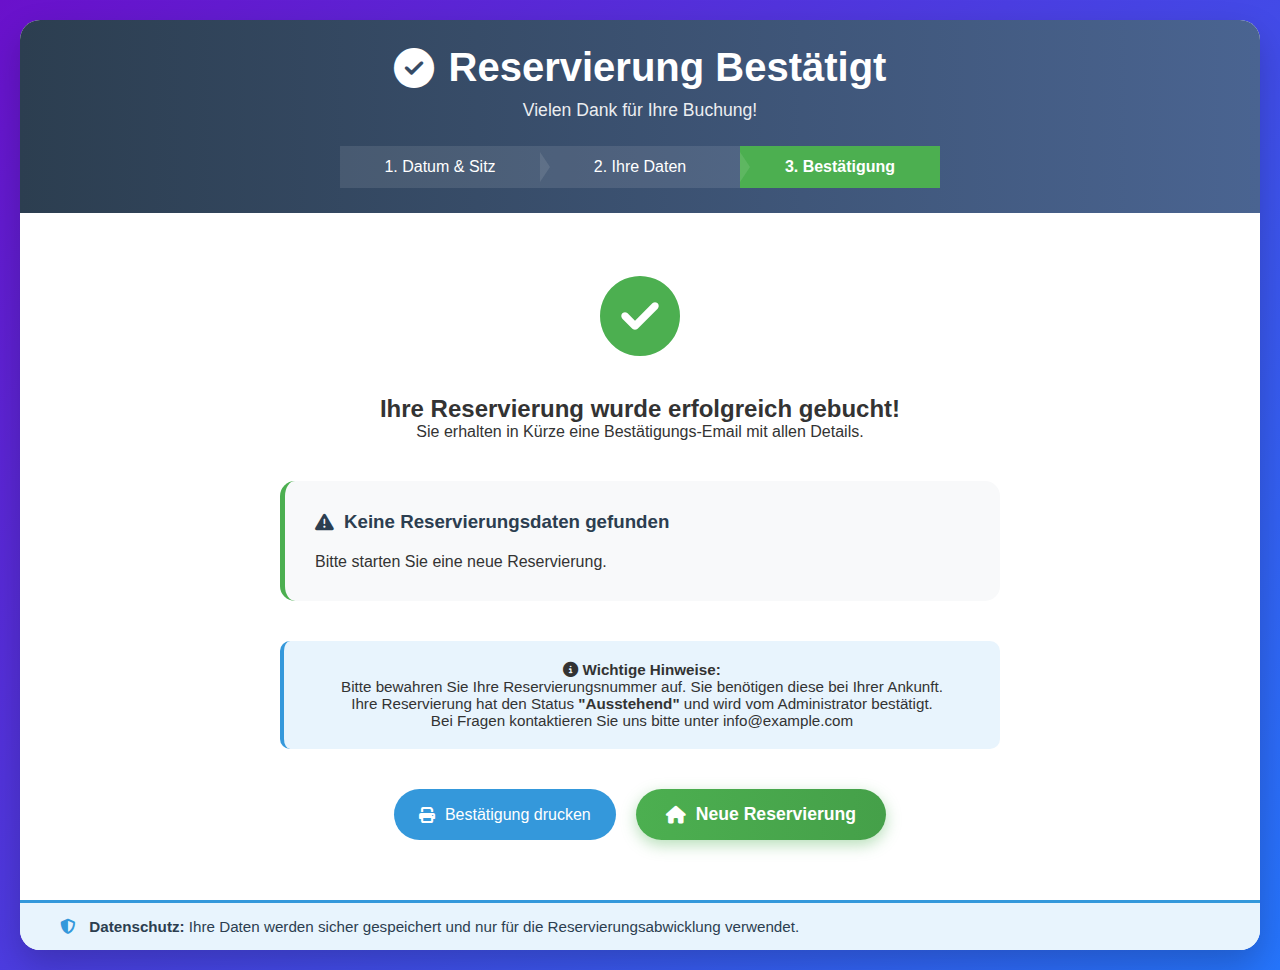
<file: bestatigung.html>
<!DOCTYPE html>
<html lang="de">
<head>
    <meta charset="UTF-8">
    <meta name="viewport" content="width=device-width, initial-scale=1.0">
    <title>Reservierung Bestätigt</title>
    <link rel="stylesheet" href="style.css">
    <link rel="stylesheet" href="https://cdnjs.cloudflare.com/ajax/libs/font-awesome/6.4.0/css/all.min.css">
    <style>
        .confirmation-container {
            max-width: 800px;
            margin: 0 auto;
            padding: 60px 40px;
            text-align: center;
        }
        
        .confirmation-icon {
            font-size: 80px;
            color: #4CAF50;
            margin-bottom: 30px;
        }
        
        .confirmation-details {
            background: #f8f9fa;
            border-radius: 15px;
            padding: 30px;
            margin: 40px 0;
            text-align: left;
            border-left: 5px solid #4CAF50;
        }
        
        .confirmation-details h3 {
            color: #2c3e50;
            margin-bottom: 20px;
            display: flex;
            align-items: center;
            gap: 10px;
        }
        
        .detail-item {
            margin-bottom: 15px;
            padding-bottom: 15px;
            border-bottom: 1px solid #eee;
        }
        
        .detail-item:last-child {
            border-bottom: none;
        }
        
        .detail-label {
            font-weight: bold;
            color: #2c3e50;
            margin-bottom: 5px;
        }
        
        .detail-value {
            color: #34495e;
        }
        
        .actions {
            display: flex;
            justify-content: center;
            gap: 20px;
            margin-top: 40px;
            flex-wrap: wrap;
        }
        
        .btn-print {
            background: #3498db;
            color: white;
            border: none;
            padding: 12px 25px;
            border-radius: 50px;
            font-size: 1rem;
            cursor: pointer;
            display: flex;
            align-items: center;
            gap: 10px;
            transition: background 0.3s;
        }
        
        .btn-print:hover {
            background: #2980b9;
        }
        
        .confirmation-note {
            margin-top: 30px;
            padding: 20px;
            background: #e8f4fd;
            border-radius: 10px;
            border-left: 4px solid #3498db;
            font-size: 0.95rem;
        }
        
        .status-badge {
            display: inline-block;
            padding: 4px 12px;
            border-radius: 20px;
            font-size: 0.9rem;
            font-weight: bold;
            margin-left: 10px;
        }
        
        .status-pending {
            background: #fff3cd;
            color: #856404;
            border: 1px solid #ffeaa7;
        }
        
        .status-confirmed {
            background: #d4edda;
            color: #155724;
            border: 1px solid #c3e6cb;
        }
    </style>
</head>
<body>
    <div class="container">
        <header>
            <h1><i class="fas fa-check-circle"></i> Reservierung Bestätigt</h1>
            <p class="subtitle">Vielen Dank für Ihre Buchung!</p>
            <div class="progress">
                <div class="step">1. Datum & Sitz</div>
                <div class="step">2. Ihre Daten</div>
                <div class="step active">3. Bestätigung</div>
            </div>
        </header>

        <main class="confirmation-container">
            <div class="confirmation-icon">
                <i class="fas fa-check-circle"></i>
            </div>
            
            <h2>Ihre Reservierung wurde erfolgreich gebucht!</h2>
            <p>Sie erhalten in Kürze eine Bestätigungs-Email mit allen Details.</p>
            
            <div class="confirmation-details" id="confirmationDetails">
                <!-- Wird via JavaScript gefüllt -->
            </div>
            
            <div class="confirmation-note">
                <p><strong><i class="fas fa-info-circle"></i> Wichtige Hinweise:</strong></p>
                <p>Bitte bewahren Sie Ihre Reservierungsnummer auf. Sie benötigen diese bei Ihrer Ankunft.</p>
                <p>Ihre Reservierung hat den Status <strong>"Ausstehend"</strong> und wird vom Administrator bestätigt.</p>
                <p>Bei Fragen kontaktieren Sie uns bitte unter info@example.com</p>
            </div>
            
            <div class="actions">
                <button class="btn-print" onclick="window.print()">
                    <i class="fas fa-print"></i> Bestätigung drucken
                </button>
                <button class="btn-primary" onclick="window.location.href='index.html'">
                    <i class="fas fa-home"></i> Neue Reservierung
                </button>
            </div>
        </main>
        
        <div class="privacy-notice">
            <p><i class="fas fa-shield-alt"></i> <strong>Datenschutz:</strong> Ihre Daten werden sicher gespeichert und nur für die Reservierungsabwicklung verwendet.</p>
        </div>
    </div>

    <script>
        document.addEventListener('DOMContentLoaded', function() {
            // Letzte Reservierung aus localStorage laden
            const reservations = JSON.parse(localStorage.getItem('reservations')) || [];
            const lastReservation = reservations[reservations.length - 1];
            const detailsEl = document.getElementById('confirmationDetails');
            
            if (lastReservation) {
                // Status-Farbe bestimmen
                const status = lastReservation.status || 'ausstehend';
                const statusClass = status === 'bestätigt' ? 'status-confirmed' : 'status-pending';
                const statusText = status === 'bestätigt' ? 'Bestätigt' : 'Ausstehend';
                
                // Sitze oder Gruppen anzeigen
                const seatsOrGroups = lastReservation.groups || lastReservation.seats;
                const seatsText = Array.isArray(seatsOrGroups) ? seatsOrGroups.join(', ') : seatsOrGroups;
                
                detailsEl.innerHTML = `
                    <h3><i class="fas fa-receipt"></i> Ihre Reservierungsdetails</h3>
                    <div class="detail-item">
                        <div class="detail-label">Reservierungsnummer</div>
                        <div class="detail-value">${lastReservation.reservationNumber || 'RSV-' + Date.now().toString().slice(-8)}</div>
                    </div>
                    <div class="detail-item">
                        <div class="detail-label">Datum</div>
                        <div class="detail-value">${lastReservation.dateFormatted || lastReservation.date}</div>
                    </div>
                    <div class="detail-item">
                        <div class="detail-label">Sitze/Gruppen</div>
                        <div class="detail-value">${seatsText}</div>
                    </div>
                    <div class="detail-item">
                        <div class="detail-label">Name</div>
                        <div class="detail-value">${lastReservation.firstName || ''} ${lastReservation.lastName || ''}</div>
                    </div>
                    <div class="detail-item">
                        <div class="detail-label">Email</div>
                        <div class="detail-value">${lastReservation.email || ''}</div>
                    </div>
                    <div class="detail-item">
                        <div class="detail-label">Gesamtbetrag</div>
                        <div class="detail-value">${lastReservation.total || 'Kostenlos'}</div>
                    </div>
                    <div class="detail-item">
                        <div class="detail-label">Status</div>
                        <div class="detail-value">
                            <span class="status-badge ${statusClass}">${statusText}</span>
                            ${status === 'ausstehend' ? '<br><small>Ihre Reservierung wird vom Administrator überprüft und bestätigt.</small>' : ''}
                        </div>
                    </div>
                `;
            } else {
                detailsEl.innerHTML = `
                    <h3><i class="fas fa-exclamation-triangle"></i> Keine Reservierungsdaten gefunden</h3>
                    <p>Bitte starten Sie eine neue Reservierung.</p>
                `;
            }
        });
    </script>
</body>
</html>
</file>
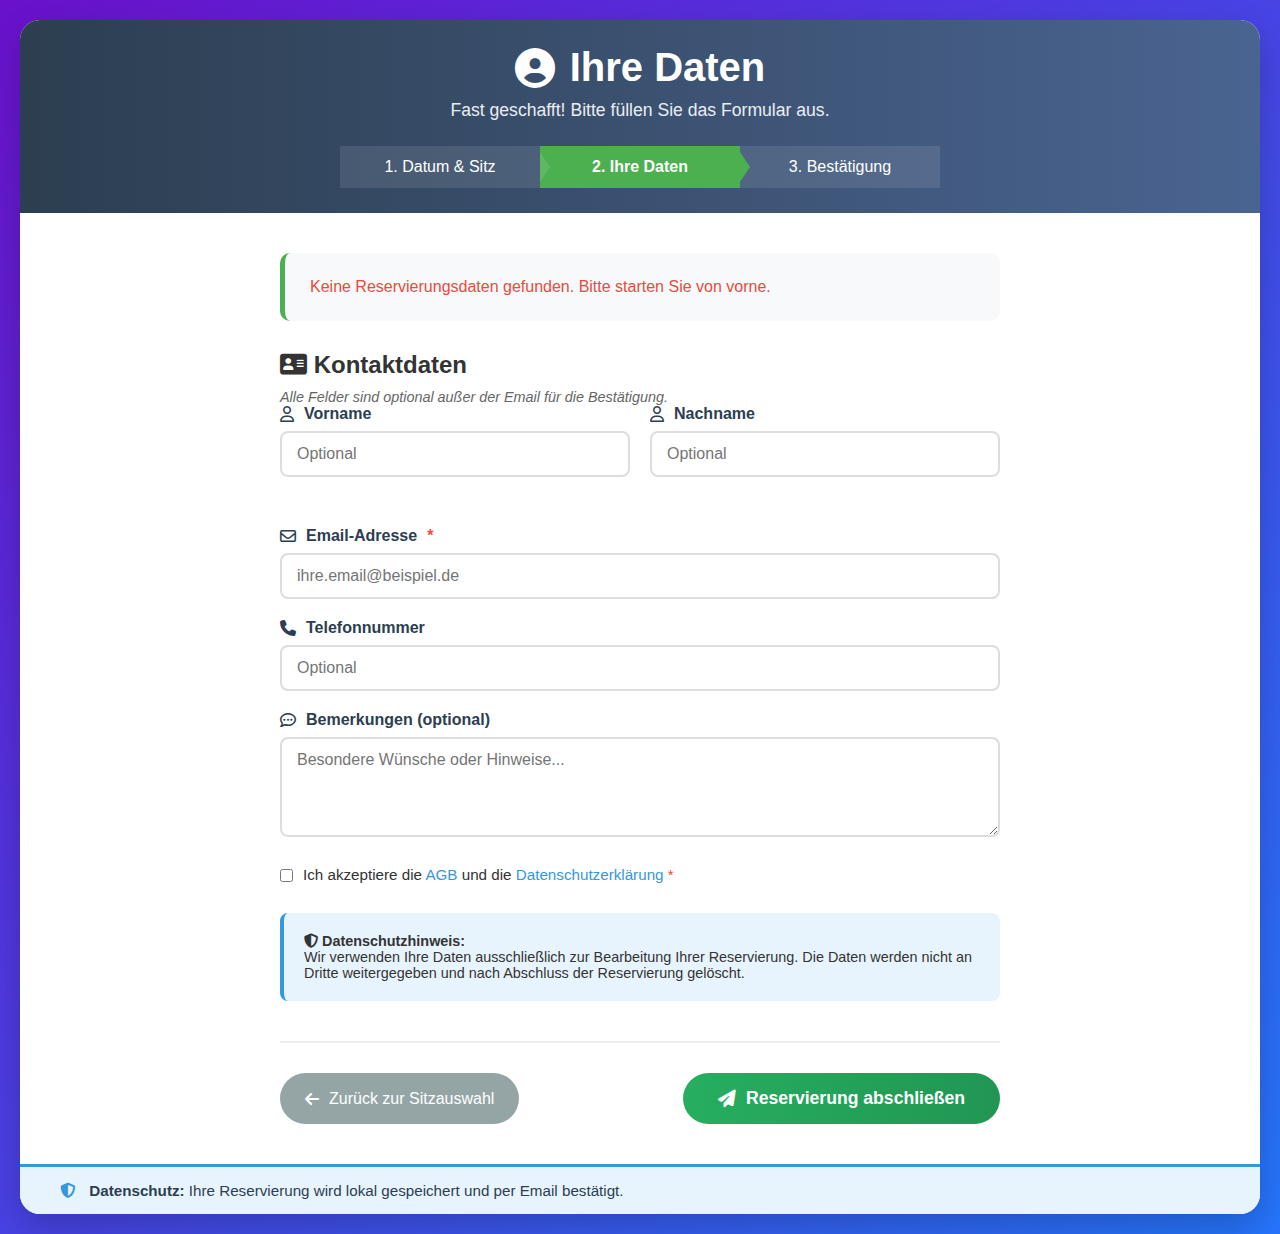
<file: daten.html>
<!DOCTYPE html>
<html lang="de">
<head>
    <meta charset="UTF-8">
    <meta name="viewport" content="width=device-width, initial-scale=1.0">
    <title>Reservierung - Ihre Daten</title>
    <link rel="stylesheet" href="style.css">
    <link rel="stylesheet" href="https://cdnjs.cloudflare.com/ajax/libs/font-awesome/6.4.0/css/all.min.css">
    <style>
        .form-container {
            max-width: 800px;
            margin: 0 auto;
            padding: 40px;
        }
        
        .reservation-summary {
            background: #f8f9fa;
            border-radius: 10px;
            padding: 25px;
            margin-bottom: 30px;
            border-left: 5px solid #4CAF50;
        }
        
        .form-grid {
            display: grid;
            grid-template-columns: 1fr 1fr;
            gap: 20px;
            margin-bottom: 30px;
        }
        
        @media (max-width: 768px) {
            .form-grid {
                grid-template-columns: 1fr;
            }
        }
        
        .form-group {
            margin-bottom: 20px;
        }
        
        .form-group label {
            display: block;
            margin-bottom: 8px;
            font-weight: 600;
            color: #2c3e50;
            display: flex;
            align-items: center;
            gap: 10px;
        }
        
        .form-control {
            width: 100%;
            padding: 12px 15px;
            border: 2px solid #ddd;
            border-radius: 8px;
            font-size: 1rem;
            transition: border 0.3s;
        }
        
        .form-control:focus {
            border-color: #3498db;
            outline: none;
            box-shadow: 0 0 0 3px rgba(52, 152, 219, 0.2);
        }
        
        .checkbox-group {
            display: flex;
            align-items: flex-start;
            gap: 10px;
            margin: 25px 0;
        }
        
        .checkbox-group input {
            margin-top: 3px;
        }
        
        .checkbox-group label {
            font-size: 0.95rem;
        }
        
        .checkbox-group a {
            color: #3498db;
            text-decoration: none;
        }
        
        .checkbox-group a:hover {
            text-decoration: underline;
        }
        
        .form-actions {
            display: flex;
            justify-content: space-between;
            margin-top: 40px;
            padding-top: 30px;
            border-top: 2px solid #eee;
        }
        
        .btn-secondary {
            background: #95a5a6;
            color: white;
            border: none;
            padding: 12px 25px;
            border-radius: 50px;
            font-size: 1rem;
            cursor: pointer;
            display: flex;
            align-items: center;
            gap: 10px;
            transition: background 0.3s;
        }
        
        .btn-secondary:hover {
            background: #7f8c8d;
        }
        
        .btn-success {
            background: linear-gradient(to right, #27ae60, #219653);
            color: white;
            border: none;
            padding: 15px 35px;
            border-radius: 50px;
            font-size: 1.1rem;
            font-weight: bold;
            cursor: pointer;
            display: flex;
            align-items: center;
            gap: 10px;
            transition: all 0.3s;
        }
        
        .btn-success:hover {
            transform: translateY(-2px);
            box-shadow: 0 8px 20px rgba(39, 174, 96, 0.4);
        }
        
        .required {
            color: #e74c3c;
        }
        
        .privacy-box {
            background: #e8f4fd;
            padding: 20px;
            border-radius: 8px;
            margin-top: 30px;
            font-size: 0.9rem;
            border-left: 4px solid #3498db;
        }
        
        .error-message {
            color: #e74c3c;
            font-size: 0.9rem;
            margin-top: 5px;
            display: none;
        }
        
        .form-control.error {
            border-color: #e74c3c;
        }
        
        .success-message {
            background: #d4edda;
            color: #155724;
            padding: 20px;
            border-radius: 8px;
            margin-top: 20px;
            display: none;
            align-items: center;
            gap: 10px;
            border: 1px solid #c3e6cb;
        }
    </style>
</head>
<body>
    <div class="container">
        <header>
            <h1><i class="fas fa-user-circle"></i> Ihre Daten</h1>
            <p class="subtitle">Fast geschafft! Bitte füllen Sie das Formular aus.</p>
            <div class="progress">
                <div class="step">1. Datum & Sitz</div>
                <div class="step active">2. Ihre Daten</div>
                <div class="step">3. Bestätigung</div>
            </div>
        </header>

        <main class="form-container">
            <!-- Reservierungszusammenfassung -->
            <div class="reservation-summary" id="reservationSummary">
                <h3><i class="fas fa-ticket-alt"></i> Ihre Auswahl:</h3>
                <p>Lädt...</p>
            </div>
            
            <!-- Kontaktformular -->
            <form id="reservationForm">
                <!-- Versteckte Felder für Reservierungsdaten -->
                <input type="hidden" name="reservation_date" id="formDate">
                <input type="hidden" name="reservation_seats" id="formSeats">
                <input type="hidden" name="reservation_total" id="formTotal">
                <input type="hidden" name="reservation_number" id="formReservationNumber">
                
                <h2><i class="fas fa-address-card"></i> Kontaktdaten</h2>
                <p class="hint">Alle Felder sind optional außer der Email für die Bestätigung.</p>
                
                <div class="form-grid">
                    <div class="form-group">
                        <label for="firstName"><i class="far fa-user"></i> Vorname</label>
                        <input type="text" id="firstName" name="first_name" class="form-control" placeholder="Optional">
                    </div>
                    
                    <div class="form-group">
                        <label for="lastName"><i class="far fa-user"></i> Nachname</label>
                        <input type="text" id="lastName" name="last_name" class="form-control" placeholder="Optional">
                    </div>
                </div>
                
                <div class="form-group">
                    <label for="email"><i class="far fa-envelope"></i> Email-Adresse <span class="required">*</span></label>
                    <input type="email" id="email" name="email" class="form-control" placeholder="ihre.email@beispiel.de" required>
                    <div class="error-message" id="emailError">Bitte geben Sie eine gültige Email-Adresse ein.</div>
                </div>
                
                <div class="form-group">
                    <label for="phone"><i class="fas fa-phone"></i> Telefonnummer</label>
                    <input type="tel" id="phone" name="phone" class="form-control" placeholder="Optional">
                </div>
                
                <div class="form-group">
                    <label for="notes"><i class="far fa-comment-dots"></i> Bemerkungen (optional)</label>
                    <textarea id="notes" name="notes" class="form-control" rows="4" placeholder="Besondere Wünsche oder Hinweise..."></textarea>
                </div>
                
                <!-- AGB Checkbox -->
                <div class="checkbox-group">
                    <input type="checkbox" id="agb" name="agb" required>
                    <label for="agb">
                        Ich akzeptiere die <a href="#" id="showAgb">AGB</a> 
                        und die <a href="#" id="showPrivacy">Datenschutzerklärung</a>
                        <span class="required">*</span>
                    </label>
                </div>
                <div class="error-message" id="agbError">Bitte akzeptieren Sie die AGB und Datenschutzerklärung.</div>
                
                <!-- Erfolgsmeldung -->
                <div class="success-message" id="successMessage">
                    <i class="fas fa-check-circle"></i>
                    <span>Reservierung erfolgreich gespeichert!</span>
                </div>
                
                <!-- Datenschutz Info -->
                <div class="privacy-box">
                    <p><strong><i class="fas fa-shield-alt"></i> Datenschutzhinweis:</strong></p>
                    <p>Wir verwenden Ihre Daten ausschließlich zur Bearbeitung Ihrer Reservierung. 
                    Die Daten werden nicht an Dritte weitergegeben und nach Abschluss der Reservierung gelöscht.</p>
                </div>
                
                <!-- Formular Actions -->
                <div class="form-actions">
                    <button type="button" class="btn-secondary" onclick="window.location.href='index.html'">
                        <i class="fas fa-arrow-left"></i> Zurück zur Sitzauswahl
                    </button>
                    
                    <button type="submit" class="btn-success" id="submitBtn">
                        <i class="fas fa-paper-plane"></i> Reservierung abschließen
                    </button>
                </div>
            </form>
        </main>
        
        <!-- Datenschutz Hinweis -->
        <div class="privacy-notice">
            <p><i class="fas fa-shield-alt"></i> <strong>Datenschutz:</strong> Ihre Reservierung wird lokal gespeichert und per Email bestätigt.</p>
        </div>
    </div>

    <script>
        document.addEventListener('DOMContentLoaded', function() {
            // Formspree Form ID - Hier eintragen!
            const FORMSPREE_URL = 'https://formspree.io/f/YOUR_FORM_ID_HERE';
            
            // Reservierungsdaten laden
            const reservation = JSON.parse(localStorage.getItem('reservation')) || {};
            const summaryEl = document.getElementById('reservationSummary');
            
            if (reservation.date && (reservation.seats || reservation.groups)) {
                const date = new Date(reservation.date);
                const formattedDate = date.toLocaleDateString('de-DE', {
                    weekday: 'long',
                    year: 'numeric',
                    month: 'long',
                    day: 'numeric'
                });
                
                // Für Gruppen-Show: groups verwenden, für Bühnen-Show: seats
                const seatsOrGroups = reservation.groups || reservation.seats;
                const seatsText = Array.isArray(seatsOrGroups) ? seatsOrGroups.join(', ') : seatsOrGroups;
                
                summaryEl.innerHTML = `
                    <h3><i class="fas fa-ticket-alt"></i> Ihre Reservierung:</h3>
                    <p><strong>Datum:</strong> ${reservation.dateFormatted || formattedDate}</p>
                    <p><strong>Sitze/Gruppen:</strong> ${seatsText}</p>
                    <p><strong>Kosten:</strong> ${reservation.total || 'Kostenlos'}</p>
                    <p><strong>Reservierungsnummer:</strong> ${reservation.reservationNumber || 'RSV-' + Date.now().toString().slice(-8)}</p>
                `;
                
                // Versteckte Formularfelder füllen
                document.getElementById('formDate').value = reservation.dateFormatted || formattedDate;
                document.getElementById('formSeats').value = seatsText;
                document.getElementById('formTotal').value = reservation.total || 'Kostenlos';
                document.getElementById('formReservationNumber').value = reservation.reservationNumber || 'RSV-' + Date.now().toString().slice(-8);
            } else {
                summaryEl.innerHTML = '<p style="color: #e74c3c;">Keine Reservierungsdaten gefunden. Bitte starten Sie von vorne.</p>';
                setTimeout(() => {
                    window.location.href = 'index.html';
                }, 3000);
                return;
            }
            
            // AGB und Datenschutz Links
            document.getElementById('showAgb').addEventListener('click', function(e) {
                e.preventDefault();
                const agbText = localStorage.getItem('adminSettings') ? 
                    JSON.parse(localStorage.getItem('adminSettings')).design?.agbText || 
                    'Standard AGB Text:\n1. Allgemeine Geschäftsbedingungen\n2. Stornierungsbedingungen\n3. Datenschutzerklärung' :
                    'Standard AGB Text:\n1. Allgemeine Geschäftsbedingungen\n2. Stornierungsbedingungen\n3. Datenschutzerklärung';
                alert('AGB:\n\n' + agbText);
            });
            
            document.getElementById('showPrivacy').addEventListener('click', function(e) {
                e.preventDefault();
                const privacyText = localStorage.getItem('adminSettings') ? 
                    JSON.parse(localStorage.getItem('adminSettings')).design?.privacyText || 
                    'Standard Datenschutzerklärung:\nWir verarbeiten Ihre Daten nur zur Reservierungsabwicklung.' :
                    'Standard Datenschutzerklärung:\nWir verarbeiten Ihre Daten nur zur Reservierungsabwicklung.';
                alert('Datenschutzerklärung:\n\n' + privacyText);
            });
            
            // Formular Validierung und Absenden
            const form = document.getElementById('reservationForm');
            const emailInput = document.getElementById('email');
            const agbCheckbox = document.getElementById('agb');
            const emailError = document.getElementById('emailError');
            const agbError = document.getElementById('agbError');
            const successMessage = document.getElementById('successMessage');
            const submitBtn = document.getElementById('submitBtn');
            
            // Email Validierung
            emailInput.addEventListener('blur', function() {
                if (!isValidEmail(this.value)) {
                    this.classList.add('error');
                    emailError.style.display = 'block';
                } else {
                    this.classList.remove('error');
                    emailError.style.display = 'none';
                }
            });
            
            // AGB Validierung
            agbCheckbox.addEventListener('change', function() {
                if (!this.checked) {
                    agbError.style.display = 'block';
                } else {
                    agbError.style.display = 'none';
                }
            });
            
            // Formular absenden
            form.addEventListener('submit', async function(e) {
                e.preventDefault();
                
                // Validierung
                let isValid = true;
                
                if (!isValidEmail(emailInput.value)) {
                    emailInput.classList.add('error');
                    emailError.style.display = 'block';
                    isValid = false;
                }
                
                if (!agbCheckbox.checked) {
                    agbError.style.display = 'block';
                    isValid = false;
                }
                
                if (!isValid) {
                    alert('Bitte füllen Sie alle Pflichtfelder korrekt aus.');
                    return;
                }
                
                // Button deaktivieren während Verarbeitung
                submitBtn.disabled = true;
                submitBtn.innerHTML = '<i class="fas fa-spinner fa-spin"></i> Wird gespeichert...';
                
                try {
                    // Reservierungsdaten zusammenstellen
                    const reservationData = {
                        id: 'res_' + Date.now(),
                        reservationNumber: document.getElementById('formReservationNumber').value,
                        date: reservation.date,
                        dateFormatted: document.getElementById('formDate').value,
                        seats: reservation.seats || [],
                        groups: reservation.groups || [],
                        total: document.getElementById('formTotal').value,
                        firstName: document.getElementById('firstName').value.trim(),
                        lastName: document.getElementById('lastName').value.trim(),
                        email: emailInput.value.trim(),
                        phone: document.getElementById('phone').value.trim(),
                        notes: document.getElementById('notes').value.trim(),
                        status: 'ausstehend', // GEÄNDERT: von 'bestätigt' auf 'ausstehend'
                        timestamp: new Date().toISOString(),
                        ip: await getIPAddress()
                    };
                    
                    // 1. In localStorage speichern (JSON)
                    saveReservationToStorage(reservationData);
                    
                    // 2. Optional: An Formspree senden (wenn URL gesetzt)
                    if (FORMSPREE_URL && FORMSPREE_URL.includes('formspree.io/f/')) {
                        await sendToFormspree(reservationData);
                    }
                    
                    // Erfolgsmeldung anzeigen
                    successMessage.style.display = 'flex';
                    successMessage.innerHTML = `
                        <i class="fas fa-check-circle"></i>
                        <div>
                            <strong>Reservierung erfolgreich!</strong><br>
                            <small>Ihre Reservierungsnummer: ${reservationData.reservationNumber}</small><br>
                            <small>Eine Bestätigung wurde an ${reservationData.email} gesendet.</small>
                            <br><small><strong>Status: Ausstehend</strong> (wird vom Administrator bestätigt)</small>
                        </div>
                    `;
                    
                    // Formular zurücksetzen
                    form.reset();
                    
                    // Nach 3 Sekunden weiterleiten
                    setTimeout(() => {
                        localStorage.removeItem('reservation'); // Temporäre Daten löschen
                        window.location.href = 'bestatigung.html';
                    }, 3000);
                    
                } catch (error) {
                    console.error('Fehler beim Speichern:', error);
                    alert('Es gab ein Problem beim Speichern Ihrer Reservierung. Bitte versuchen Sie es erneut.');
                    submitBtn.disabled = false;
                    submitBtn.innerHTML = '<i class="fas fa-paper-plane"></i> Reservierung abschließen';
                }
            });
            
            // Hilfsfunktionen
            function isValidEmail(email) {
                const re = /^[^\s@]+@[^\s@]+\.[^\s@]+$/;
                return re.test(email);
            }
            
            async function getIPAddress() {
                try {
                    const response = await fetch('https://api.ipify.org?format=json');
                    const data = await response.json();
                    return data.ip;
                } catch {
                    return 'unbekannt';
                }
            }
            
            function saveReservationToStorage(reservationData) {
                try {
                    // Bestehende Reservierungen laden
                    let existingReservations = JSON.parse(localStorage.getItem('reservations')) || [];
                    
                    // Neue Reservierung hinzufügen
                    existingReservations.push(reservationData);
                    
                    // In localStorage speichern
                    localStorage.setItem('reservations', JSON.stringify(existingReservations));
                    
                    console.log('Reservierung gespeichert:', reservationData);
                    return true;
                } catch (error) {
                    console.error('Fehler beim Speichern im localStorage:', error);
                    throw error;
                }
            }
            
            async function sendToFormspree(reservationData) {
                try {
                    const formData = new FormData();
                    formData.append('_subject', 'Neue Reservierung - ' + reservationData.reservationNumber);
                    formData.append('_replyto', reservationData.email);
                    formData.append('Reservierungsnummer', reservationData.reservationNumber);
                    formData.append('Datum', reservationData.dateFormatted);
                    formData.append('Sitze', reservationData.seats.join(', '));
                    formData.append('Gruppen', reservationData.groups.join(', '));
                    formData.append('Name', `${reservationData.firstName} ${reservationData.lastName}`);
                    formData.append('Email', reservationData.email);
                    formData.append('Telefon', reservationData.phone);
                    formData.append('Bemerkungen', reservationData.notes);
                    formData.append('Gesamtbetrag', reservationData.total);
                    formData.append('Status', reservationData.status);
                    
                    const response = await fetch(FORMSPREE_URL, {
                        method: 'POST',
                        body: formData,
                        headers: {
                            'Accept': 'application/json'
                        }
                    });
                    
                    if (!response.ok) {
                        throw new Error('Formspree Error');
                    }
                    
                    console.log('Formspree erfolgreich gesendet');
                    return true;
                } catch (error) {
                    console.warn('Formspree nicht verfügbar, nur lokal gespeichert');
                    return false;
                }
            }
        });
    </script>
</body>
</html>
</file>
<file: style.css>
/* Grundlegendes Styling */
* {
    margin: 0;
    padding: 0;
    box-sizing: border-box;
    font-family: 'Segoe UI', Tahoma, Geneva, Verdana, sans-serif;
}

:root {
    --primary-color: #4CAF50;
    --secondary-color: #3498db;
}

body {
    background: linear-gradient(135deg, #6a11cb 0%, #2575fc 100%);
    color: #333;
    min-height: 100vh;
    padding: 20px;
}

.container {
    max-width: 1400px;
    margin: 0 auto;
    background: white;
    border-radius: 20px;
    box-shadow: 0 15px 35px rgba(0, 0, 0, 0.2);
    overflow: hidden;
}

/* Kopfbereich */
header {
    background: linear-gradient(to right, #2c3e50, #4a6491);
    color: white;
    padding: 25px 40px;
    position: relative;
}

header h1 {
    font-size: 2.5rem;
    margin-bottom: 10px;
    display: flex;
    align-items: center;
    justify-content: center;
    gap: 15px;
}

.subtitle {
    font-size: 1.1rem;
    opacity: 0.9;
    margin-bottom: 25px;
    text-align: center;
}

/* Admin Link */
.admin-link-container {
    position: absolute;
    top: 25px;
    right: 40px;
}

.admin-link {
    background: rgba(255, 255, 255, 0.1);
    color: white;
    padding: 8px 15px;
    border-radius: 5px;
    text-decoration: none;
    font-size: 0.9rem;
    transition: background 0.3s;
}

.admin-link:hover {
    background: rgba(255, 255, 255, 0.2);
}

/* Fortschrittsanzeige */
.progress {
    display: flex;
    justify-content: center;
    gap: 0;
    max-width: 600px;
    margin: 0 auto;
}

.step {
    flex: 1;
    padding: 12px 5px;
    background: rgba(255, 255, 255, 0.1);
    text-align: center;
    font-weight: 500;
    position: relative;
}

.step.active {
    background: var(--primary-color);
    font-weight: bold;
}

.step:not(:last-child):after {
    content: '';
    position: absolute;
    right: -10px;
    top: 50%;
    transform: translateY(-50%);
    width: 0;
    height: 0;
    border-top: 15px solid transparent;
    border-bottom: 15px solid transparent;
    border-left: 10px solid;
    z-index: 1;
}

.step.active:not(:last-child):after {
    border-left-color: var(--primary-color);
}

.step:not(:last-child):after {
    border-left-color: rgba(255, 255, 255, 0.1);
}

/* Hauptgrid */
.main-grid {
    display: grid;
    grid-template-columns: 1fr 2fr;
    gap: 30px;
    padding: 30px;
    min-height: 600px;
}

@media (max-width: 1024px) {
    .main-grid {
        grid-template-columns: 1fr;
    }
}

/* Kalender-Sektion */
.calendar-section, .seats-section {
    background: #f8f9fa;
    border-radius: 15px;
    padding: 25px;
    box-shadow: 0 5px 15px rgba(0, 0, 0, 0.05);
}

.calendar-section h2, .seats-section h2 {
    color: #2c3e50;
    margin-bottom: 20px;
    display: flex;
    align-items: center;
    gap: 10px;
    font-size: 1.5rem;
}

/* Kalender */
.calendar {
    background: white;
    border-radius: 10px;
    padding: 20px;
    box-shadow: 0 3px 10px rgba(0, 0, 0, 0.08);
    margin-bottom: 25px;
}

.calendar-header {
    display: flex;
    justify-content: space-between;
    align-items: center;
    margin-bottom: 20px;
}

.calendar-header button {
    background: var(--secondary-color);
    color: white;
    border: none;
    width: 40px;
    height: 40px;
    border-radius: 50%;
    cursor: pointer;
    font-size: 1.2rem;
    transition: background 0.3s;
}

.calendar-header button:hover {
    background: #2980b9;
}

.weekdays {
    display: grid;
    grid-template-columns: repeat(7, 1fr);
    text-align: center;
    font-weight: bold;
    color: #7f8c8d;
    margin-bottom: 10px;
    padding-bottom: 10px;
    border-bottom: 2px solid #eee;
}

.days {
    display: grid;
    grid-template-columns: repeat(7, 1fr);
    gap: 8px;
}

.day {
    height: 45px;
    display: flex;
    align-items: center;
    justify-content: center;
    border-radius: 8px;
    cursor: pointer;
    font-weight: 500;
    transition: all 0.2s;
    background: #f8f9fa;
}

.day:hover:not(.empty):not(.past):not(.unavailable) {
    background: #e3f2fd;
    transform: translateY(-2px);
}

.day.available {
    background: #d4edda;
    color: #155724;
    border: 2px solid #c3e6cb;
}

.day.selected {
    background: var(--primary-color);
    color: white;
    border: 2px solid #388e3c;
    box-shadow: 0 4px 8px rgba(76, 175, 80, 0.3);
}

.day.past {
    opacity: 0.4;
    cursor: not-allowed;
    background: #f5f5f5;
}

.day.unavailable {
    background: #ffebee;
    color: #c62828;
    cursor: not-allowed;
    opacity: 0.5;
}

.day.empty {
    background: transparent;
    cursor: default;
}

.selected-info {
    background: white;
    padding: 20px;
    border-radius: 10px;
    border-left: 5px solid var(--primary-color);
}

.selected-info h3 {
    color: var(--primary-color);
    margin-bottom: 10px;
    display: flex;
    align-items: center;
    gap: 10px;
}

.hint {
    font-size: 0.9rem;
    color: #666;
    margin-top: 10px;
    font-style: italic;
}

/* Sitzplan */
.seats-section.disabled {
    opacity: 0.6;
    pointer-events: none;
    position: relative;
}

.seats-section.disabled:after {
    content: 'Bitte erst ein Datum auswählen';
    position: absolute;
    top: 50%;
    left: 50%;
    transform: translate(-50%, -50%);
    background: rgba(0, 0, 0, 0.8);
    color: white;
    padding: 15px 25px;
    border-radius: 10px;
    font-weight: bold;
    z-index: 10;
    text-align: center;
    width: 80%;
    max-width: 300px;
}

.stage {
    background: linear-gradient(to bottom, #8e44ad, #9b59b6);
    color: white;
    text-align: center;
    padding: 25px;
    border-radius: 10px;
    margin-bottom: 30px;
    font-size: 1.8rem;
    font-weight: bold;
    letter-spacing: 3px;
    text-shadow: 2px 2px 4px rgba(0,0,0,0.3);
    box-shadow: 0 10px 20px rgba(142, 68, 173, 0.3);
}

.seats-container {
    background: white;
    padding: 25px;
    border-radius: 10px;
    margin-bottom: 25px;
    overflow-x: auto;
}

.seats-grid {
    display: grid;
    grid-template-columns: repeat(10, 1fr);
    gap: 12px;
    margin: 0 auto;
    max-width: 800px;
}

@media (max-width: 1200px) {
    .seats-grid {
        grid-template-columns: repeat(8, 1fr);
    }
}

@media (max-width: 768px) {
    .seats-grid {
        grid-template-columns: repeat(6, 1fr);
    }
}

@media (max-width: 480px) {
    .seats-grid {
        grid-template-columns: repeat(4, 1fr);
    }
}

/* Sitze */
.seat {
    width: 45px;
    height: 45px;
    border-radius: 8px;
    display: flex;
    align-items: center;
    justify-content: center;
    cursor: pointer;
    font-weight: bold;
    font-size: 0.9rem;
    transition: all 0.2s;
    border: 2px solid transparent;
    background: #e8f5e9;
    border-color: #c8e6c9;
    color: #2e7d32;
}

.seat:hover:not(.reserved) {
    transform: scale(1.1);
    box-shadow: 0 5px 10px rgba(0,0,0,0.2);
    background: #c8e6c9;
}

.seat.selected {
    background: var(--primary-color) !important;
    color: white !important;
    border-color: #388e3c !important;
    box-shadow: 0 5px 15px rgba(76, 175, 80, 0.4) !important;
}

.seat.reserved {
    background: #f5f5f5 !important;
    color: #bdbdbd !important;
    cursor: not-allowed !important;
    text-decoration: line-through;
    border-color: #ddd !important;
}

/* Legende */
.legend {
    display: flex;
    flex-wrap: wrap;
    gap: 20px;
    justify-content: center;
    padding: 20px;
    background: white;
    border-radius: 10px;
}

.legend-item {
    display: flex;
    align-items: center;
    gap: 10px;
}

.seat-sample {
    width: 25px;
    height: 25px;
    border-radius: 5px;
    border: 2px solid;
}

.seat-sample.available {
    background: #e8f5e9;
    border-color: #c8e6c9;
}

.seat-sample.selected {
    background: var(--primary-color);
    border-color: #388e3c;
}

.seat-sample.reserved {
    background: #f5f5f5;
    border-color: #ddd;
}

/* Zusammenfassung */
.summary {
    background: linear-gradient(to right, #34495e, #2c3e50);
    color: white;
    padding: 25px 40px;
    margin-top: 20px;
}

.summary-content {
    display: flex;
    justify-content: space-between;
    align-items: center;
    flex-wrap: wrap;
    gap: 20px;
}

.summary-details {
    display: flex;
    gap: 30px;
    flex-wrap: wrap;
}

.summary-details p {
    font-size: 1.1rem;
}

.summary-details p:last-child {
    color: #27ae60;
    font-weight: bold;
}

.navigation {
    display: flex;
    gap: 15px;
}

.btn-primary {
    background: linear-gradient(to right, var(--primary-color), #45a049);
    color: white;
    border: none;
    padding: 15px 30px;
    border-radius: 50px;
    font-size: 1.1rem;
    font-weight: bold;
    cursor: pointer;
    display: flex;
    align-items: center;
    gap: 10px;
    transition: all 0.3s;
    box-shadow: 0 5px 15px rgba(76, 175, 80, 0.4);
}

.btn-primary:hover:not(:disabled) {
    transform: translateY(-3px);
    box-shadow: 0 8px 20px rgba(76, 175, 80, 0.6);
    background: linear-gradient(to right, #45a049, #3d8b40);
}

.btn-primary:disabled {
    background: #95a5a6;
    cursor: not-allowed;
    box-shadow: none;
}

/* Datenschutz Hinweis */
.privacy-notice {
    background: #e8f4fd;
    padding: 15px 40px;
    border-top: 3px solid var(--secondary-color);
    color: #2c3e50;
    font-size: 0.95rem;
}

.privacy-notice i {
    color: var(--secondary-color);
    margin-right: 10px;
}

/* Hilfsklassen */
.hidden {
    display: none !important;
}
</file>
<file: admin-style.css>
/* Admin Panel Styling */
* {
    margin: 0;
    padding: 0;
    box-sizing: border-box;
    font-family: 'Segoe UI', Tahoma, Geneva, Verdana, sans-serif;
}

:root {
    --primary-color: #4CAF50;
    --secondary-color: #3498db;
}

body {
    background: #f5f7fa;
    color: #333;
    min-height: 100vh;
}

/* Loading */
.loading {
    position: fixed;
    top: 0;
    left: 0;
    width: 100%;
    height: 100%;
    background: rgba(255, 255, 255, 0.95);
    display: flex;
    flex-direction: column;
    justify-content: center;
    align-items: center;
    z-index: 10000;
}

.loading i {
    font-size: 50px;
    color: var(--primary-color);
    margin-bottom: 20px;
    animation: spin 1s linear infinite;
}

@keyframes spin {
    0% { transform: rotate(0deg); }
    100% { transform: rotate(360deg); }
}

/* Navigation */
.admin-nav {
    background: linear-gradient(to right, #2c3e50, #34495e);
    color: white;
    padding: 0 30px;
    box-shadow: 0 2px 10px rgba(0, 0, 0, 0.1);
    position: sticky;
    top: 0;
    z-index: 1000;
}

.nav-container {
    display: flex;
    justify-content: space-between;
    align-items: center;
    padding: 15px 0;
    max-width: 100%;
}

.nav-header {
    display: flex;
    align-items: center;
    gap: 15px;
}

.nav-header i {
    font-size: 28px;
    color: var(--primary-color);
}

.nav-header h1 {
    font-size: 1.5rem;
    margin: 0;
    white-space: nowrap;
}

.subtitle {
    font-size: 0.9rem;
    opacity: 0.8;
    margin-left: 10px;
    font-weight: normal;
    display: inline-block;
}

.nav-user {
    display: flex;
    align-items: center;
    gap: 15px;
    white-space: nowrap;
}

.nav-user i {
    font-size: 24px;
    color: #ddd;
}

.logout-btn {
    background: #e74c3c;
    color: white;
    border: none;
    padding: 8px 15px;
    border-radius: 5px;
    cursor: pointer;
    display: flex;
    align-items: center;
    gap: 8px;
    font-size: 0.9rem;
    transition: background 0.3s;
    white-space: nowrap;
}

.logout-btn:hover {
    background: #c0392b;
}

/* Admin Container */
.admin-container {
    min-height: 100vh;
}

.admin-main {
    display: flex;
    min-height: calc(100vh - 70px);
}

/* Sidebar */
.admin-sidebar {
    width: 250px;
    background: white;
    border-right: 1px solid #e1e5e9;
    display: flex;
    flex-direction: column;
    flex-shrink: 0;
}

.sidebar-menu {
    flex: 1;
    padding: 20px 10px;
    overflow-y: auto;
}

.menu-item {
    width: 100%;
    padding: 12px 15px;
    background: none;
    border: none;
    text-align: left;
    color: #2c3e50;
    cursor: pointer;
    display: flex;
    align-items: center;
    gap: 12px;
    border-radius: 8px;
    margin-bottom: 5px;
    transition: all 0.3s;
    font-size: 0.9rem;
    white-space: nowrap;
}

.menu-item:hover {
    background: #f8f9fa;
    color: var(--secondary-color);
}

.menu-item.active {
    background: var(--secondary-color);
    color: white;
    font-weight: 600;
}

.sidebar-footer {
    padding: 20px 15px;
    border-top: 1px solid #e1e5e9;
    flex-shrink: 0;
}

.system-info {
    margin-bottom: 20px;
    font-size: 0.8rem;
    color: #7f8c8d;
}

.system-info p {
    margin-bottom: 5px;
    display: flex;
    align-items: center;
    gap: 8px;
}

.btn-secondary {
    width: 100%;
    padding: 10px;
    background: #95a5a6;
    color: white;
    border: none;
    border-radius: 5px;
    cursor: pointer;
    display: flex;
    align-items: center;
    justify-content: center;
    gap: 8px;
    transition: background 0.3s;
    font-size: 0.9rem;
}

.btn-secondary:hover {
    background: #7f8c8d;
}

/* Admin Content */
.admin-content {
    flex: 1;
    padding: 20px;
    overflow-y: auto;
    background: #f8f9fa;
    min-width: 0;
}

.tab-content {
    display: none;
    animation: fadeIn 0.3s ease;
}

@keyframes fadeIn {
    from { opacity: 0; transform: translateY(10px); }
    to { opacity: 1; transform: translateY(0); }
}

.tab-content.active {
    display: block;
}

.tab-header {
    margin-bottom: 25px;
    padding-bottom: 15px;
    border-bottom: 2px solid #e1e5e9;
}

.tab-header h2 {
    color: #2c3e50;
    margin-bottom: 8px;
    display: flex;
    align-items: center;
    gap: 10px;
    font-size: 1.5rem;
}

.tab-header p {
    color: #7f8c8d;
    font-size: 0.9rem;
}

/* Dashboard */
.dashboard-grid {
    display: grid;
    grid-template-columns: repeat(auto-fit, minmax(180px, 1fr));
    gap: 15px;
    margin-bottom: 30px;
}

.stat-card {
    background: white;
    padding: 20px;
    border-radius: 10px;
    box-shadow: 0 3px 10px rgba(0, 0, 0, 0.05);
    text-align: center;
    border-top: 4px solid var(--primary-color);
}

.stat-card h4 {
    color: #7f8c8d;
    margin-bottom: 10px;
    font-size: 0.85rem;
    display: flex;
    align-items: center;
    justify-content: center;
    gap: 8px;
}

.stat-number {
    font-size: 2rem;
    font-weight: bold;
    color: #2c3e50;
}

.recent-reservations {
    background: white;
    border-radius: 10px;
    padding: 20px;
    box-shadow: 0 3px 10px rgba(0, 0, 0, 0.05);
}

/* Settings Grid */
.settings-grid {
    display: grid;
    grid-template-columns: repeat(auto-fill, minmax(300px, 1fr));
    gap: 20px;
    margin-bottom: 30px;
}

.setting-card {
    background: white;
    border-radius: 10px;
    padding: 20px;
    box-shadow: 0 3px 10px rgba(0, 0, 0, 0.05);
    border: 1px solid #e1e5e9;
}

.setting-card.wide {
    grid-column: 1 / -1;
}

.setting-card h3 {
    color: #2c3e50;
    margin-bottom: 15px;
    display: flex;
    align-items: center;
    gap: 10px;
    font-size: 1.1rem;
    padding-bottom: 12px;
    border-bottom: 1px solid #eee;
}

/* Form Controls */
.form-group {
    margin-bottom: 15px;
}

.form-group label {
    display: block;
    margin-bottom: 6px;
    color: #2c3e50;
    font-weight: 600;
    font-size: 0.85rem;
}

.form-control {
    width: 100%;
    padding: 8px 10px;
    border: 2px solid #e1e5e9;
    border-radius: 6px;
    font-size: 0.9rem;
    transition: all 0.3s;
}

.form-control:focus {
    border-color: var(--secondary-color);
    outline: none;
    box-shadow: 0 0 0 3px rgba(52, 152, 219, 0.1);
}

.color-picker {
    height: 40px;
    padding: 5px;
    cursor: pointer;
}

textarea.form-control {
    min-height: 80px;
    resize: vertical;
    font-family: inherit;
    font-size: 0.9rem;
}

/* Switch */
.switch {
    position: relative;
    display: inline-block;
    width: 45px;
    height: 24px;
    margin-right: 8px;
}

.switch input {
    opacity: 0;
    width: 0;
    height: 0;
}

.slider {
    position: absolute;
    cursor: pointer;
    top: 0;
    left: 0;
    right: 0;
    bottom: 0;
    background-color: #ccc;
    transition: .4s;
    border-radius: 34px;
}

.slider:before {
    position: absolute;
    content: "";
    height: 16px;
    width: 16px;
    left: 4px;
    bottom: 4px;
    background-color: white;
    transition: .4s;
    border-radius: 50%;
}

input:checked + .slider {
    background-color: var(--primary-color);
}

input:checked + .slider:before {
    transform: translateX(21px);
}

.switch-label {
    display: flex;
    align-items: center;
    cursor: pointer;
    font-weight: normal;
    font-size: 0.9rem;
}

.setting-hint {
    font-size: 0.8rem;
    color: #7f8c8d;
    margin-top: 5px;
    font-style: italic;
}

/* Buttons */
.btn-small {
    padding: 6px 12px;
    background: var(--secondary-color);
    color: white;
    border: none;
    border-radius: 4px;
    cursor: pointer;
    font-size: 0.85rem;
    display: inline-flex;
    align-items: center;
    gap: 6px;
    transition: background 0.3s;
}

.btn-small:hover {
    background: #2980b9;
}

.btn-action {
    width: 100%;
    padding: 12px;
    margin-top: 15px;
    background: var(--primary-color);
    color: white;
    border: none;
    border-radius: 6px;
    cursor: pointer;
    display: flex;
    align-items: center;
    justify-content: center;
    gap: 10px;
    transition: all 0.3s;
    font-weight: 600;
    font-size: 0.95rem;
}

.btn-action:hover {
    background: #45a049;
    transform: translateY(-2px);
    box-shadow: 0 5px 15px rgba(76, 175, 80, 0.3);
}

.btn-action.danger {
    background: #e74c3c;
}

.btn-action.danger:hover {
    background: #c0392b;
}

/* Date Range */
.date-range {
    display: grid;
    grid-template-columns: 1fr 1fr;
    gap: 12px;
}

/* Weekday Selector */
.weekday-selector {
    display: flex;
    flex-wrap: wrap;
    gap: 8px;
    margin-top: 8px;
}

.weekday-selector label {
    display: flex;
    align-items: center;
    gap: 5px;
    font-weight: normal;
    cursor: pointer;
    padding: 5px 8px;
    background: #f8f9fa;
    border-radius: 4px;
    border: 1px solid #e1e5e9;
    font-size: 0.85rem;
}

.weekday-selector label:hover {
    background: #e9ecef;
}

/* Seat Preview */
.seat-preview {
    background: #f8f9fa;
    border-radius: 8px;
    padding: 15px;
    margin-bottom: 15px;
}

.preview-stage {
    background: linear-gradient(to bottom, #8e44ad, #9b59b6);
    color: white;
    text-align: center;
    padding: 12px;
    border-radius: 8px;
    margin-bottom: 15px;
    font-weight: bold;
    font-size: 1.1rem;
}

.preview-grid {
    display: grid;
    grid-template-columns: repeat(10, 1fr);
    gap: 6px;
    justify-content: center;
    max-width: 400px;
    margin: 0 auto;
}

.preview-seat {
    width: 25px;
    height: 25px;
    background: #e8f5e9;
    border: 2px solid #c8e6c9;
    border-radius: 4px;
    display: flex;
    align-items: center;
    justify-content: center;
    font-size: 0.6rem;
    font-weight: bold;
    color: #2e7d32;
    margin: 0 auto;
}

/* Reservations */
.reservations-controls {
    display: flex;
    justify-content: space-between;
    align-items: center;
    margin-bottom: 20px;
    flex-wrap: wrap;
    gap: 12px;
}

.search-box {
    position: relative;
    flex: 1;
    min-width: 200px;
    max-width: 400px;
}

.search-box i {
    position: absolute;
    left: 10px;
    top: 50%;
    transform: translateY(-50%);
    color: #7f8c8d;
}

.search-box input {
    width: 100%;
    padding: 8px 10px 8px 35px;
    border: 2px solid #e1e5e9;
    border-radius: 6px;
    font-size: 0.9rem;
}

.filter-controls {
    display: flex;
    gap: 8px;
    align-items: center;
    flex-wrap: wrap;
}

.reservations-list {
    background: white;
    border-radius: 10px;
    overflow: hidden;
    box-shadow: 0 3px 10px rgba(0, 0, 0, 0.05);
    margin-bottom: 25px;
    overflow-x: auto;
}

.reservations-table {
    width: 100%;
    border-collapse: collapse;
    min-width: 800px;
}

.reservations-table th {
    background: #f8f9fa;
    padding: 12px 15px;
    text-align: left;
    font-weight: 600;
    color: #2c3e50;
    border-bottom: 2px solid #e1e5e9;
    font-size: 0.85rem;
    white-space: nowrap;
}

.reservations-table td {
    padding: 12px 15px;
    border-bottom: 1px solid #e1e5e9;
    color: #34495e;
    font-size: 0.85rem;
}

.reservations-table tr:hover {
    background: #f8f9fa;
}

/* Status-Badges - NEU HINZUGEFÜGT */
.status-badge {
    padding: 4px 10px;
    border-radius: 20px;
    font-size: 0.75rem;
    font-weight: 600;
    display: inline-block;
    white-space: nowrap;
}

.status-confirmed {
    background: #d4edda;
    color: #155724;
    border: 1px solid #c3e6cb;
}

.status-pending {
    background: #fff3cd;
    color: #856404;
    border: 1px solid #ffeaa7;
}

.status-cancelled {
    background: #f8d7da;
    color: #721c24;
    border: 1px solid #f5c6cb;
}

.action-btn {
    padding: 4px 8px;
    background: none;
    border: none;
    color: var(--secondary-color);
    cursor: pointer;
    font-size: 0.85rem;
    display: inline-flex;
    align-items: center;
    gap: 5px;
    transition: color 0.3s;
    margin-right: 5px;
}

.action-btn:hover {
    color: #2980b9;
}

.action-btn.delete {
    color: #e74c3c;
}

.action-btn.delete:hover {
    color: #c0392b;
}

.reservation-stats {
    display: grid;
    grid-template-columns: repeat(auto-fit, minmax(150px, 1fr));
    gap: 15px;
    margin-bottom: 25px;
}

/* Blocked Dates */
.blocked-dates-list {
    margin-top: 15px;
    max-height: 150px;
    overflow-y: auto;
    border: 1px solid #e1e5e9;
    border-radius: 6px;
    padding: 10px;
}

.blocked-dates-list h4 {
    margin-bottom: 8px;
    color: #2c3e50;
    font-size: 0.85rem;
}

.blocked-dates-list ul {
    list-style: none;
    padding: 0;
    margin: 0;
}

.blocked-dates-list li {
    padding: 6px 8px;
    border-bottom: 1px solid #eee;
    display: flex;
    justify-content: space-between;
    align-items: center;
    font-size: 0.85rem;
}

.blocked-dates-list li:last-child {
    border-bottom: none;
}

/* System Info Grid */
.system-info-grid {
    display: grid;
    grid-template-columns: repeat(auto-fill, minmax(150px, 1fr));
    gap: 10px;
}

.info-item {
    display: flex;
    justify-content: space-between;
    padding: 8px 10px;
    background: #f8f9fa;
    border-radius: 5px;
    font-size: 0.85rem;
}

.info-label {
    color: #7f8c8d;
    font-weight: 600;
}

.info-value {
    color: #2c3e50;
    font-family: monospace;
    font-size: 0.85rem;
}

/* Messages */
.success-message {
    position: fixed;
    bottom: 20px;
    right: 20px;
    background: var(--primary-color);
    color: white;
    padding: 12px 20px;
    border-radius: 8px;
    box-shadow: 0 5px 15px rgba(0, 0, 0, 0.2);
    display: none;
    align-items: center;
    gap: 10px;
    z-index: 10000;
    animation: slideIn 0.3s ease;
    max-width: 300px;
}

@keyframes slideIn {
    from { transform: translateX(100%); opacity: 0; }
    to { transform: translateX(0); opacity: 1; }
}

/* Confirm Dialog */
.confirm-dialog {
    position: fixed;
    top: 0;
    left: 0;
    width: 100%;
    height: 100%;
    background: rgba(0, 0, 0, 0.5);
    display: none;
    justify-content: center;
    align-items: center;
    z-index: 10001;
}

.dialog-content {
    background: white;
    border-radius: 10px;
    padding: 25px;
    max-width: 400px;
    width: 90%;
    box-shadow: 0 15px 35px rgba(0, 0, 0, 0.2);
}

.dialog-content h3 {
    color: #2c3e50;
    margin-bottom: 12px;
    display: flex;
    align-items: center;
    gap: 10px;
    font-size: 1.2rem;
}

.dialog-actions {
    display: flex;
    justify-content: flex-end;
    gap: 10px;
    margin-top: 20px;
}

.btn-danger {
    padding: 8px 16px;
    background: #e74c3c;
    color: white;
    border: none;
    border-radius: 5px;
    cursor: pointer;
    transition: background 0.3s;
    font-size: 0.9rem;
}

.btn-danger:hover {
    background: #c0392b;
}

/* Responsive */
@media (max-width: 1200px) {
    .settings-grid {
        grid-template-columns: 1fr;
    }
}

@media (max-width: 1024px) {
    .admin-main {
        flex-direction: column;
    }
    
    .admin-sidebar {
        width: 100%;
        border-right: none;
        border-bottom: 1px solid #e1e5e9;
        max-height: 200px;
    }
    
    .sidebar-menu {
        display: flex;
        overflow-x: auto;
        padding: 10px;
        gap: 5px;
    }
    
    .menu-item {
        white-space: nowrap;
        flex-shrink: 0;
        padding: 10px 12px;
        margin-bottom: 0;
    }
}

@media (max-width: 768px) {
    .nav-container {
        flex-direction: column;
        gap: 12px;
        text-align: center;
        padding: 10px 0;
    }
    
    .nav-user {
        flex-direction: row;
        gap: 10px;
        justify-content: center;
    }
    
    .date-range {
        grid-template-columns: 1fr;
    }
    
    .reservations-controls {
        flex-direction: column;
        align-items: stretch;
    }
    
    .search-box {
        max-width: 100%;
    }
    
    .admin-content {
        padding: 15px;
    }
    
    .dashboard-grid {
        grid-template-columns: repeat(2, 1fr);
    }
    
    .reservation-stats {
        grid-template-columns: repeat(2, 1fr);
    }
}

@media (max-width: 480px) {
    .dashboard-grid {
        grid-template-columns: 1fr;
    }
    
    .reservation-stats {
        grid-template-columns: 1fr;
    }
    
    .nav-header h1 {
        font-size: 1.2rem;
    }
    
    .subtitle {
        display: none;
    }
}
</file>
